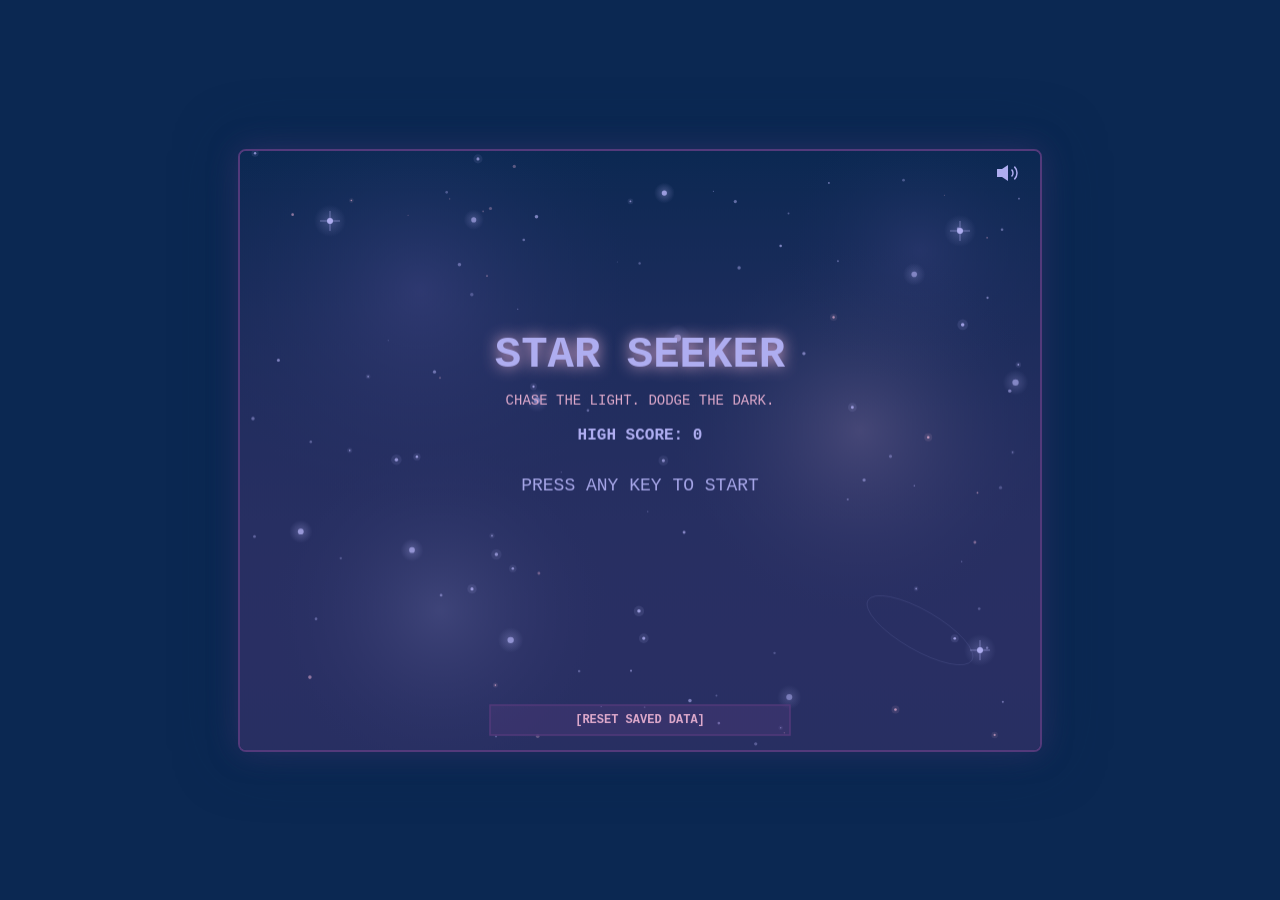
<file: index.html>
<!DOCTYPE html>
<html lang="en">
  <head>
    <meta charset="UTF-8">
    <meta name="viewport" content="width=device-width, initial-scale=1.0">
    <title>Star Seeker</title>
    <link rel="stylesheet" href="CS_CRP/Homework_6/style.css">
  </head>
  <body>
    <canvas id="gameCanvas" width="800" height="600"></canvas>
    <script src="CS_CRP/Homework_6/script.js"></script>
  </body>
</html>
</file>
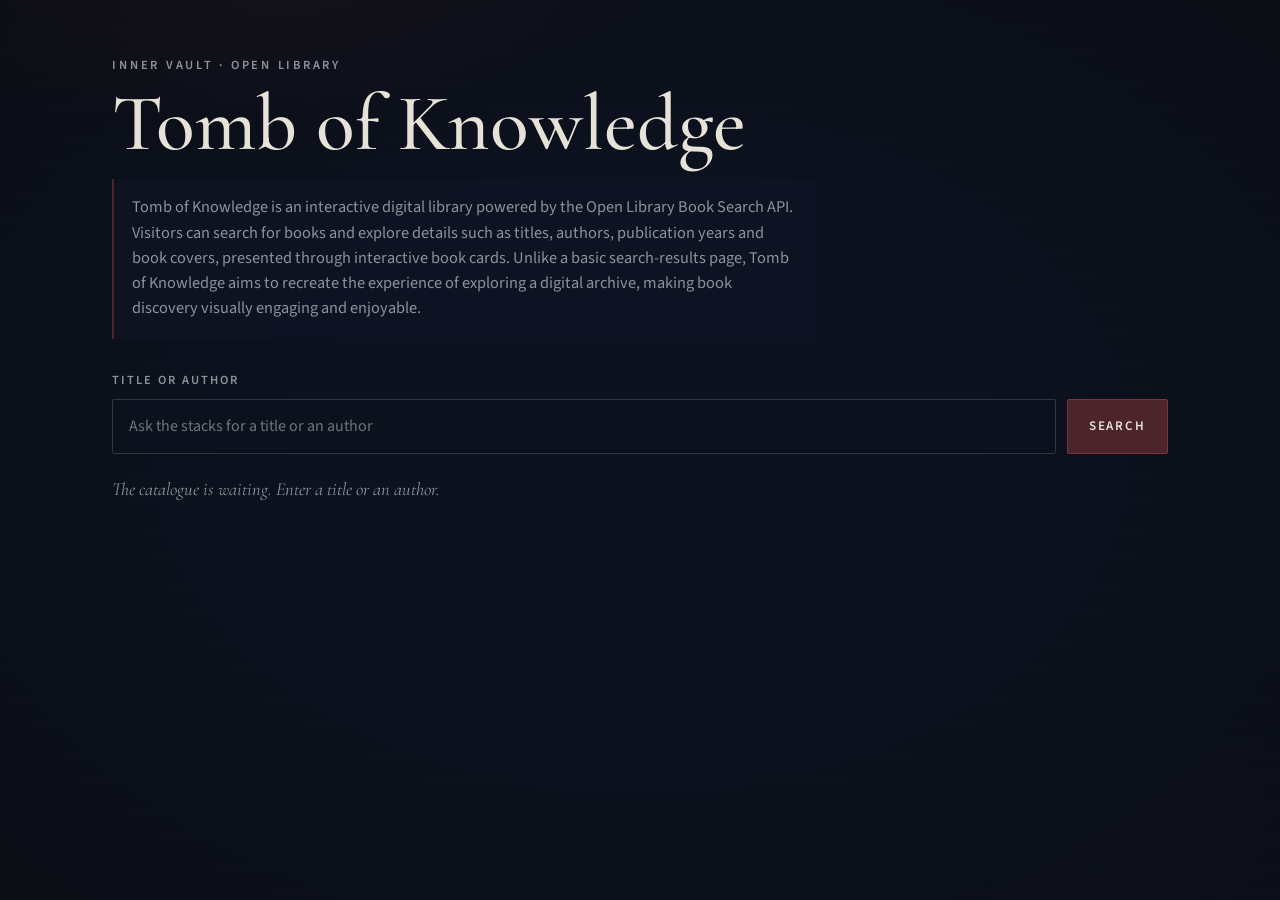
<file: Homework_9/api/index.html>
<!DOCTYPE html>
<html lang="en">
<head>
  <meta charset="UTF-8">
  <meta name="viewport" content="width=device-width, initial-scale=1.0">
  <title>Tomb of Knowledge</title>
  <link rel="preconnect" href="https://fonts.googleapis.com">
  <link rel="preconnect" href="https://fonts.gstatic.com" crossorigin>
  <link href="https://fonts.googleapis.com/css2?family=Cormorant+Garamond:ital,wght@0,500;0,600;1,500&family=Source+Sans+3:wght@400;500;600&display=swap" rel="stylesheet">
  <link rel="stylesheet" href="style.css">
</head>
<body>
  <div class="atmosphere" aria-hidden="true">
    <div class="vignette"></div>
    <div class="ruled-lines"></div>
  </div>

  <main class="vault">
    <header class="masthead">
      <p class="eyebrow">Inner vault · Open Library</p>
      <h1>Tomb of Knowledge</h1>
      <p class="explanation">
        Tomb of Knowledge is an interactive digital library powered by the Open Library Book Search API. Visitors can search for books and explore details such as titles, authors, publication years and book covers, presented through interactive book cards. Unlike a basic search-results page, Tomb of Knowledge aims to recreate the experience of exploring a digital archive, making book discovery visually engaging and enjoyable.
      </p>
    </header>

    <form class="inquiry" id="search-form" role="search">
      <label for="query">Title or author</label>
      <div class="inquiry-row">
        <input
          id="query"
          name="query"
          type="search"
          placeholder="Ask the stacks for a title or an author"
          autocomplete="off"
          required
        >
        <button type="submit" id="search-button">Search</button>
      </div>
    </form>

    <p class="status" id="status" aria-live="polite">The catalogue is waiting. Enter a title or an author.</p>

    <section class="shelf" id="results" aria-label="Search results"></section>
  </main>

  <script src="script.js"></script>
</body>
</html>
</file>
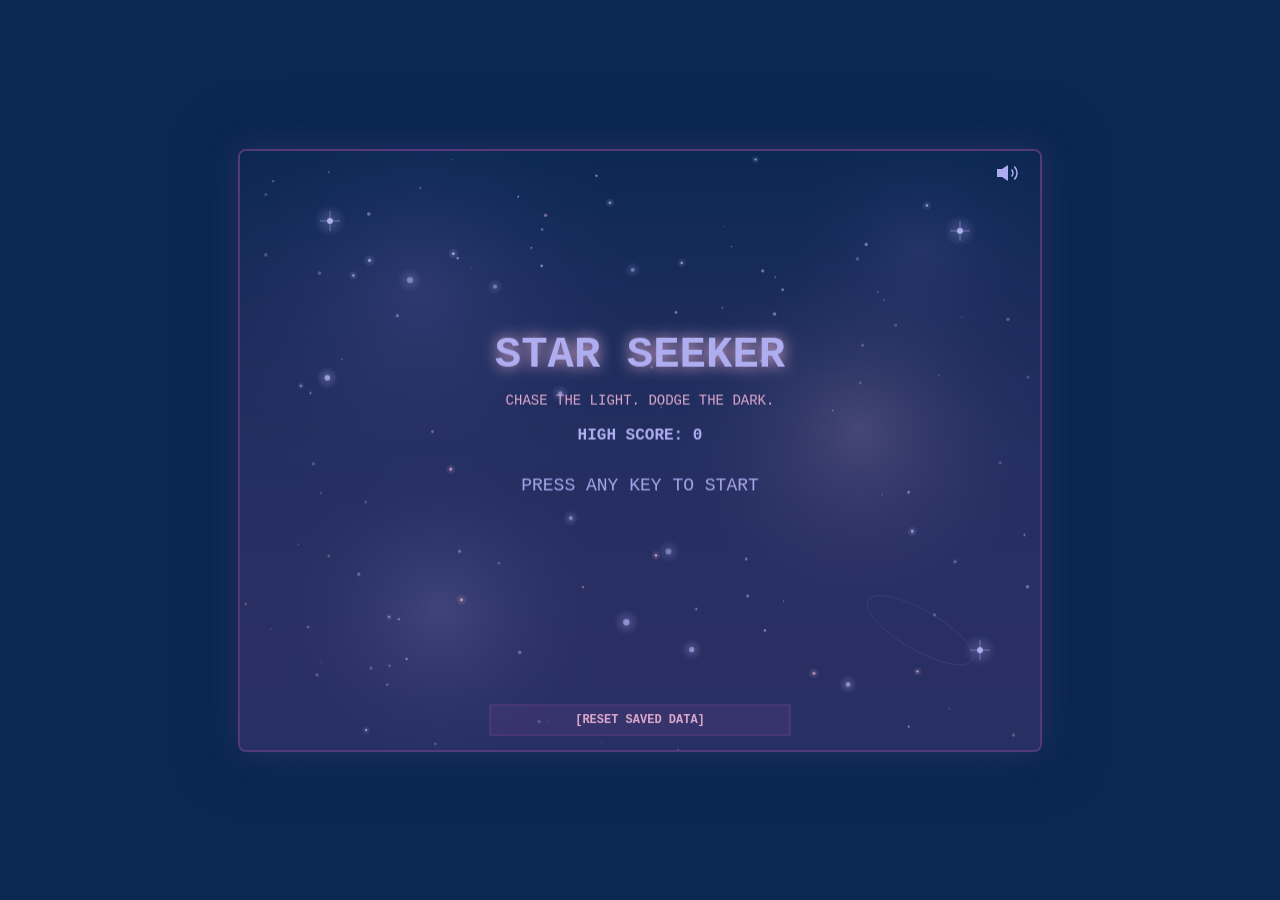
<file: Homework_9/game/index.html>
<!DOCTYPE html>
<html lang="en">
  <head>
    <meta charset="UTF-8">
    <meta name="viewport" content="width=device-width, initial-scale=1.0">
    <title>Star Seeker</title>
    <link rel="stylesheet" href="style.css">
  </head>
  <body>
    <canvas id="gameCanvas" width="800" height="600"></canvas>
    <script src="script.js"></script>
  </body>
</html>
</file>
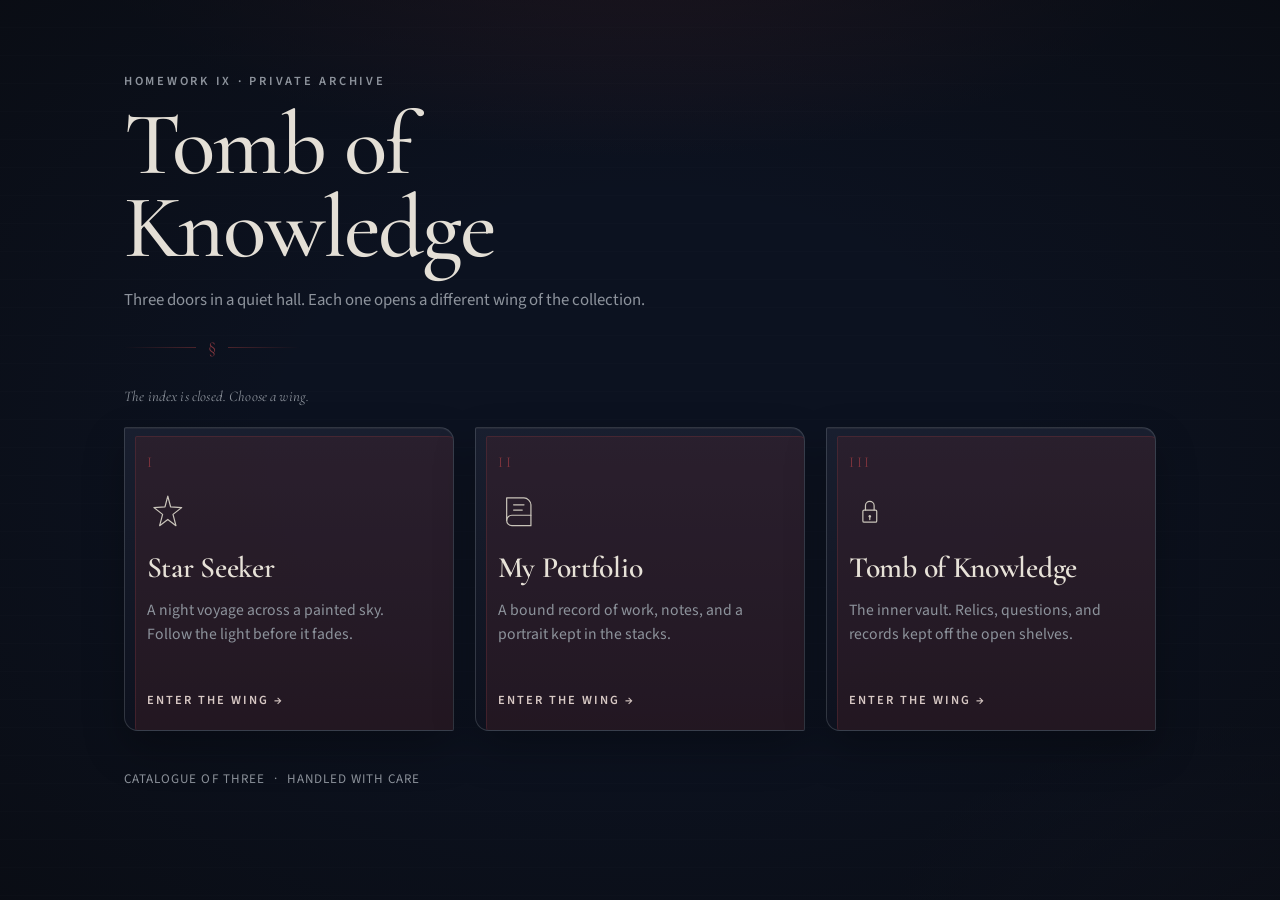
<file: Homework_9/home/index.html>
<!DOCTYPE html>
<html lang="en">
<head>
  <meta charset="UTF-8">
  <meta name="viewport" content="width=device-width, initial-scale=1.0">
  <title>Tomb of Knowledge</title>
  <link rel="preconnect" href="https://fonts.googleapis.com">
  <link rel="preconnect" href="https://fonts.gstatic.com" crossorigin>
  <link href="https://fonts.googleapis.com/css2?family=Cormorant+Garamond:ital,wght@0,500;0,600;1,500&family=Source+Sans+3:wght@400;500;600&display=swap" rel="stylesheet">
  <link rel="stylesheet" href="style.css">
</head>
<body>
  <div class="atmosphere" aria-hidden="true">
    <div class="vignette"></div>
    <div class="ruled-lines"></div>
  </div>

  <main class="hall">
    <header class="masthead">
      <p class="eyebrow">Homework IX · Private Archive</p>
      <h1>Tomb of Knowledge</h1>
      <p class="lede">Three doors in a quiet hall. Each one opens a different wing of the collection.</p>
      <div class="rule" aria-hidden="true">
        <span class="rule-line"></span>
        <span class="rule-mark">§</span>
        <span class="rule-line"></span>
      </div>
    </header>

    <p class="status" id="status" aria-live="polite">The index is closed. Choose a wing.</p>

    <nav class="wings" aria-label="Archive wings">
      <a class="card" href="/game/" data-wing="Star Seeker">
        <span class="card-leaf" aria-hidden="true"></span>
        <span class="card-index" aria-hidden="true">I</span>
        <span class="card-symbol" aria-hidden="true">
          <svg viewBox="0 0 48 48" fill="none" stroke="currentColor" stroke-width="1.4" stroke-linecap="round" stroke-linejoin="round">
            <path d="M24 6 L27.2 18.2 L40 19.2 L30 27 L33.4 40 L24 32.8 L14.6 40 L18 27 L8 19.2 L20.8 18.2 Z"/>
          </svg>
        </span>
        <h2>Star Seeker</h2>
        <p>A night voyage across a painted sky. Follow the light before it fades.</p>
        <span class="card-go">Enter the wing</span>
      </a>

      <a class="card" href="/portfolio/" data-wing="My Portfolio">
        <span class="card-leaf" aria-hidden="true"></span>
        <span class="card-index" aria-hidden="true">II</span>
        <span class="card-symbol" aria-hidden="true">
          <svg viewBox="0 0 48 48" fill="none" stroke="currentColor" stroke-width="1.4" stroke-linecap="round" stroke-linejoin="round">
            <path d="M10 8 H30 C34 8 38 12 38 16 V40 H16 C12.7 40 10 37.3 10 34 Z"/>
            <path d="M10 34 C10 30.7 12.7 28 16 28 H38"/>
            <path d="M18 16 H30"/>
            <path d="M18 22 H28"/>
          </svg>
        </span>
        <h2>My Portfolio</h2>
        <p>A bound record of work, notes, and a portrait kept in the stacks.</p>
        <span class="card-go">Enter the wing</span>
      </a>

      <a class="card" href="/api/" data-wing="Tomb of Knowledge">
        <span class="card-leaf" aria-hidden="true"></span>
        <span class="card-index" aria-hidden="true">III</span>
        <span class="card-symbol" aria-hidden="true">
          <svg viewBox="0 0 48 48" fill="none" stroke="currentColor" stroke-width="1.4" stroke-linecap="round" stroke-linejoin="round">
            <rect x="16" y="22" width="16" height="14" rx="1.5"/>
            <path d="M19 22 V17 a5 5 0 0 1 10 0 V22"/>
            <circle cx="24" cy="29" r="1.4" fill="currentColor" stroke="none"/>
            <path d="M24 30.4 V33"/>
          </svg>
        </span>
        <h2>Tomb of Knowledge</h2>
        <p>The inner vault. Relics, questions, and records kept off the open shelves.</p>
        <span class="card-go">Enter the wing</span>
      </a>
    </nav>

    <footer class="colophon">
      <span>Catalogue of three</span>
      <span class="dot" aria-hidden="true">·</span>
      <span>Handled with care</span>
    </footer>
  </main>

  <script src="script.js"></script>
</body>
</html>
</file>
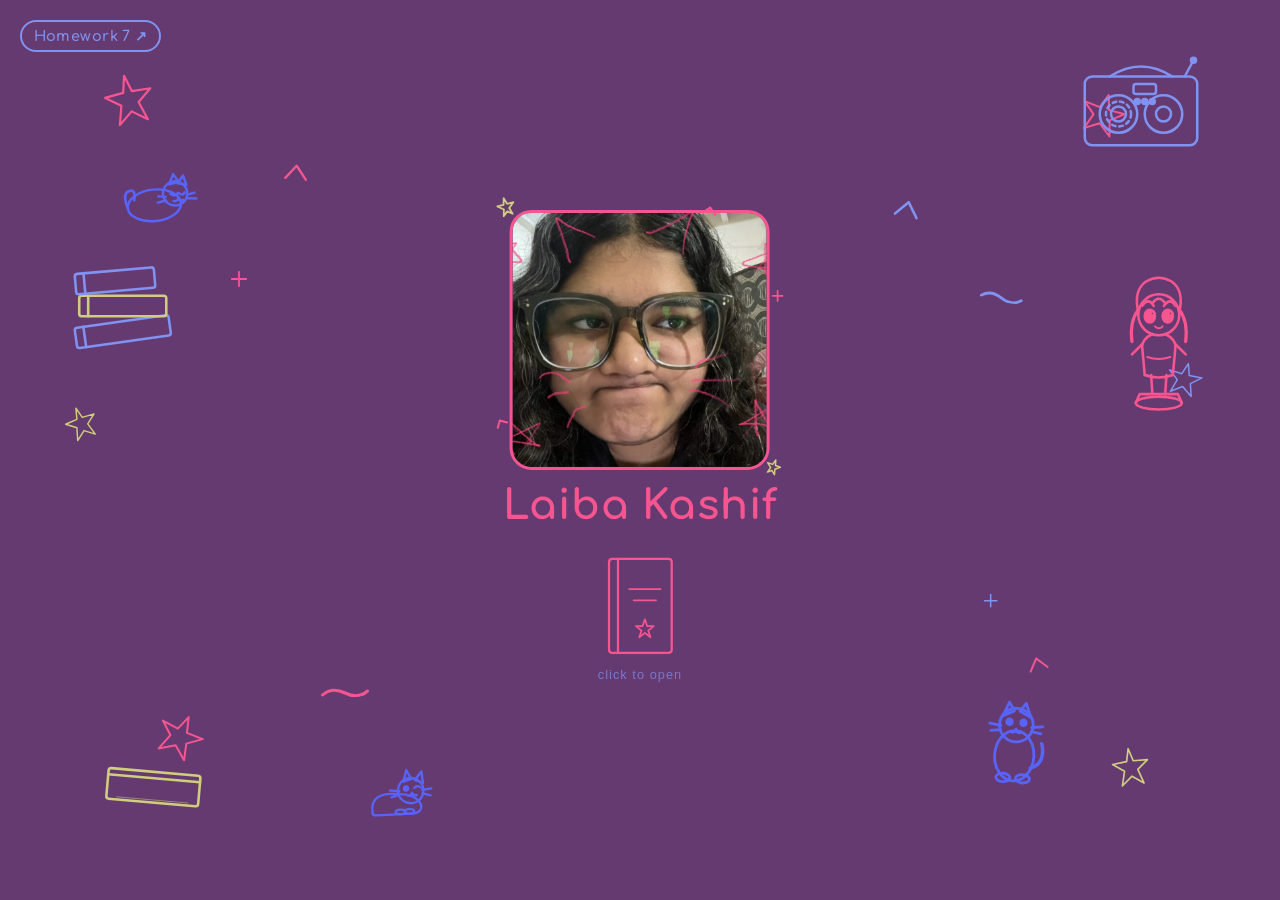
<file: Homework_9/portfolio/index.html>
<!DOCTYPE html>
<html lang="en">
<head>
  <meta charset="UTF-8">
  <meta name="viewport" content="width=device-width, initial-scale=1.0">
  <title>Laiba Kashif — Portfolio</title>

  <!-- Google Font: Comfortaa -->
  <link rel="preconnect" href="https://fonts.googleapis.com">
  <link rel="preconnect" href="https://fonts.gstatic.com" crossorigin>
  <link href="https://fonts.googleapis.com/css2?family=Comfortaa:wght@400;600;700&display=swap" rel="stylesheet">

  <link rel="stylesheet" href="css/styles.css">
</head>
<body>

  <main class="scene" id="scene">

    <!-- ═══════════════════════════════════════════
         DECORATIVE DOODLE STARS
         ═══════════════════════════════════════════ -->

    <!-- Star 1 — top-left area -->
    <div class="deco deco-star star-1" aria-hidden="true">
      <svg viewBox="0 0 50 50" fill="none" stroke="currentColor" stroke-width="2" stroke-linecap="round" stroke-linejoin="round">
        <path d="M25,3 L29,18 L46,19 L33,29 L38,46 L25,36 L12,46 L17,29 L4,19 L21,18 Z"/>
      </svg>
    </div>

    <!-- Star 2 — top-right area -->
    <div class="deco deco-star star-2" aria-hidden="true">
      <svg viewBox="0 0 50 50" fill="none" stroke="currentColor" stroke-width="2" stroke-linecap="round" stroke-linejoin="round">
        <path d="M25,4 L30,19 L47,18 L34,29 L39,45 L25,35 L11,45 L16,28 L3,18 L20,19 Z"/>
      </svg>
    </div>

    <!-- Star 3 — bottom-right -->
    <div class="deco deco-star star-3" aria-hidden="true">
      <svg viewBox="0 0 50 50" fill="none" stroke="currentColor" stroke-width="2" stroke-linecap="round" stroke-linejoin="round">
        <path d="M25,3 L29,18 L46,19 L33,29 L38,46 L25,36 L12,46 L17,29 L4,19 L21,18 Z"/>
      </svg>
    </div>

    <!-- Star 4 — bottom-left -->
    <div class="deco deco-star star-4" aria-hidden="true">
      <svg viewBox="0 0 50 50" fill="none" stroke="currentColor" stroke-width="2" stroke-linecap="round" stroke-linejoin="round">
        <path d="M25,4 L30,19 L47,18 L34,29 L39,45 L25,35 L11,45 L16,28 L3,18 L20,19 Z"/>
      </svg>
    </div>

    <!-- Star 5 — mid-left -->
    <div class="deco deco-star star-5" aria-hidden="true">
      <svg viewBox="0 0 50 50" fill="none" stroke="currentColor" stroke-width="2" stroke-linecap="round" stroke-linejoin="round">
        <path d="M25,3 L29,18 L46,19 L33,29 L38,46 L25,36 L12,46 L17,29 L4,19 L21,18 Z"/>
      </svg>
    </div>

    <!-- Star 6 — mid-right -->
    <div class="deco deco-star star-6" aria-hidden="true">
      <svg viewBox="0 0 50 50" fill="none" stroke="currentColor" stroke-width="2" stroke-linecap="round" stroke-linejoin="round">
        <path d="M25,4 L30,19 L47,18 L34,29 L39,45 L25,35 L11,45 L16,28 L3,18 L20,19 Z"/>
      </svg>
    </div>

    <!-- Chevron doodle 1 (cat-ear shape) -->
    <div class="deco deco-chevron chev-1" aria-hidden="true">
      <svg viewBox="0 0 30 20" fill="none" stroke="currentColor" stroke-width="2.5" stroke-linecap="round" stroke-linejoin="round">
        <path d="M4,18 L15,4 L26,18"/>
      </svg>
    </div>

    <!-- Chevron doodle 2 -->
    <div class="deco deco-chevron chev-2" aria-hidden="true">
      <svg viewBox="0 0 30 20" fill="none" stroke="currentColor" stroke-width="2.5" stroke-linecap="round" stroke-linejoin="round">
        <path d="M4,18 L15,4 L26,18"/>
      </svg>
    </div>

    <!-- Chevron doodle 3 -->
    <div class="deco deco-chevron chev-3" aria-hidden="true">
      <svg viewBox="0 0 30 20" fill="none" stroke="currentColor" stroke-width="2.5" stroke-linecap="round" stroke-linejoin="round">
        <path d="M4,18 L15,4 L26,18"/>
      </svg>
    </div>

    <!-- Sparkle mark 1 (small +) -->
    <div class="deco deco-sparkle sparkle-1" aria-hidden="true">
      <svg viewBox="0 0 20 20" fill="none" stroke="currentColor" stroke-width="2" stroke-linecap="round">
        <line x1="10" y1="2" x2="10" y2="18"/>
        <line x1="2" y1="10" x2="18" y2="10"/>
      </svg>
    </div>

    <!-- Sparkle mark 2 -->
    <div class="deco deco-sparkle sparkle-2" aria-hidden="true">
      <svg viewBox="0 0 20 20" fill="none" stroke="currentColor" stroke-width="2" stroke-linecap="round">
        <line x1="10" y1="2" x2="10" y2="18"/>
        <line x1="2" y1="10" x2="18" y2="10"/>
      </svg>
    </div>

    <!-- Tilde / wave doodle -->
    <div class="deco deco-wave wave-1" aria-hidden="true">
      <svg viewBox="0 0 40 12" fill="none" stroke="currentColor" stroke-width="2.5" stroke-linecap="round">
        <path d="M2,8 Q10,2 20,8 Q30,14 38,8"/>
      </svg>
    </div>

    <div class="deco deco-wave wave-2" aria-hidden="true">
      <svg viewBox="0 0 40 12" fill="none" stroke="currentColor" stroke-width="2.5" stroke-linecap="round">
        <path d="M2,8 Q10,2 20,8 Q30,14 38,8"/>
      </svg>
    </div>


    <!-- ═══════════════════════════════════════════
         DECORATIVE OBJECTS
         ═══════════════════════════════════════════ -->

    <!-- Book stack — left side -->
    <div class="deco deco-object deco-books-stack" aria-hidden="true">
      <svg viewBox="0 0 100 85" fill="none" stroke="currentColor" stroke-width="2" stroke-linecap="round" stroke-linejoin="round">
        <!-- Bottom book -->
        <g transform="rotate(-5, 45, 62)">
          <rect x="8" y="54" width="74" height="16" rx="2"/>
          <line x1="15" y1="54" x2="15" y2="70"/>
        </g>
        <!-- Middle book -->
        <g class="book-middle" transform="rotate(3, 47, 42)">
          <rect x="12" y="34" width="68" height="16" rx="2"/>
          <line x1="19" y1="34" x2="19" y2="50"/>
        </g>
        <!-- Top book -->
        <g transform="rotate(-2, 42, 22)">
          <rect x="10" y="14" width="62" height="16" rx="2"/>
          <line x1="17" y1="14" x2="17" y2="30"/>
        </g>
      </svg>
    </div>

    <!-- CD Player / Boombox — top-right area -->
    <div class="deco deco-object deco-cd-player" aria-hidden="true">
      <svg viewBox="0 0 120 90" fill="none" stroke="currentColor" stroke-width="2" stroke-linecap="round" stroke-linejoin="round">
        <!-- Handle -->
        <path d="M35,18 Q60,2 85,18"/>
        <!-- Main body -->
        <rect x="15" y="18" width="90" height="55" rx="6"/>
        <!-- Left speaker -->
        <circle cx="42" cy="48" r="15"/>
        <circle cx="42" cy="48" r="6"/>
        <!-- Right speaker -->
        <circle cx="78" cy="48" r="15"/>
        <circle cx="78" cy="48" r="6"/>
        <!-- Spinning disc inside left speaker -->
        <circle class="cd-disc" cx="42" cy="48" r="10" stroke-dasharray="3 3"/>
        <!-- Display -->
        <rect x="54" y="24" width="18" height="8" rx="2"/>
        <!-- Buttons -->
        <circle cx="57" cy="38" r="2" fill="currentColor"/>
        <circle cx="63" cy="38" r="2" fill="currentColor"/>
        <circle cx="69" cy="38" r="2" fill="currentColor"/>
        <!-- Antenna -->
        <line x1="95" y1="18" x2="102" y2="5"/>
        <circle cx="102" cy="5" r="2" fill="currentColor"/>
      </svg>
    </div>

    <!-- Anime figurine — right side -->
    <div class="deco deco-object deco-figurine" aria-hidden="true">
      <svg viewBox="0 0 70 110" fill="none" stroke="currentColor" stroke-width="2" stroke-linecap="round" stroke-linejoin="round">
        <!-- Stand / base -->
        <ellipse cx="35" cy="104" rx="18" ry="5"/>
        <path d="M17,104 L20,97 L50,97 L53,104"/>

        <!-- Legs -->
        <line x1="30" y1="97" x2="29" y2="82"/>
        <line x1="40" y1="97" x2="41" y2="82"/>

        <!-- Body / dress (A-line shape) -->
        <path d="M24,82 L22,60 Q22,54 30,50"/>
        <path d="M46,82 L48,60 Q48,54 40,50"/>
        <!-- Dress hem detail -->
        <path d="M24,82 Q35,86 46,82"/>
        <!-- Waist detail -->
        <path d="M26,68 Q35,71 44,68" stroke-width="1.5"/>

        <!-- Head (big for chibi proportions) -->
        <circle cx="35" cy="35" r="16"/>

        <!-- Hair outline -->
        <path d="M19,33 Q15,16 25,9 Q35,3 45,9 Q55,16 51,33"/>
        <!-- Twin tails -->
        <path d="M19,31 Q12,40 14,56" stroke-width="2.5"/>
        <path d="M51,31 Q58,40 56,56" stroke-width="2.5"/>
        <!-- Bangs -->
        <path d="M22,28 Q27,21 31,28"/>
        <path d="M30,26 Q35,19 40,26"/>
        <path d="M39,28 Q44,21 48,28"/>

        <!-- Eyes (large anime eyes) -->
        <ellipse cx="28" cy="36" rx="4" ry="5" fill="currentColor"/>
        <ellipse cx="42" cy="36" rx="4" ry="5" fill="currentColor"/>
        <!-- Eye shine highlights -->
        <circle cx="30" cy="34" r="1.5" fill="#643a71"/>
        <circle cx="44" cy="34" r="1.5" fill="#643a71"/>

        <!-- Mouth -->
        <path d="M32,44 Q35,47 38,44" stroke-width="1.5"/>

        <!-- Arms -->
        <path d="M22,58 L14,66"/>
        <path d="M48,58 L56,66"/>
      </svg>
    </div>

    <!-- Single book — bottom area -->
    <div class="deco deco-object deco-single-book" aria-hidden="true">
      <svg viewBox="0 0 80 30" fill="none" stroke="currentColor" stroke-width="2" stroke-linecap="round" stroke-linejoin="round">
        <!-- Book body (lying flat) -->
        <rect x="4" y="3" width="72" height="24" rx="2"/>
        <!-- Spine -->
        <line x1="4" y1="8" x2="76" y2="8"/>
        <!-- Page edges -->
        <line x1="12" y1="27" x2="68" y2="27" stroke-width="0.8" opacity="0.5"/>
        <line x1="12" y1="25" x2="68" y2="25" stroke-width="0.8" opacity="0.5"/>
      </svg>
    </div>

    <!-- ─── Three Cats (#5863f8) ─── -->

    <!-- Cat 1: Lounging / Sleeping Cat (top left perched near star & books) -->
    <div class="deco deco-object deco-cat cat-1" aria-hidden="true">
      <svg viewBox="0 0 70 45" fill="none" stroke="currentColor" stroke-width="2" stroke-linecap="round" stroke-linejoin="round">
        <!-- Body curled sleeping -->
        <ellipse cx="32" cy="28" rx="22" ry="13"/>
        <!-- Head -->
        <circle cx="50" cy="20" r="10"/>
        <!-- Ears -->
        <polygon points="46,12 50,4 54,11"/>
        <polygon points="53,12 58,6 60,14"/>
        <!-- Sleeping eyes -->
        <path d="M46,20 Q49,23 52,20"/>
        <path d="M53,20 Q56,23 58,20"/>
        <!-- Nose & mouth -->
        <path d="M52,24 L52,25 Q50,27 48,26 M52,25 Q54,27 56,26"/>
        <!-- Whiskers -->
        <line x1="42" y1="22" x2="36" y2="21"/>
        <line x1="42" y1="25" x2="35" y2="26"/>
        <line x1="60" y1="22" x2="66" y2="21"/>
        <line x1="60" y1="25" x2="67" y2="26"/>
        <!-- Tail curled along body -->
        <path d="M10,28 Q6,14 14,14 Q18,14 16,22" stroke-width="2.2"/>
      </svg>
    </div>

    <!-- Cat 2: Sitting Upright Curious Cat (bottom right looking up) -->
    <div class="deco deco-object deco-cat cat-2" aria-hidden="true">
      <svg viewBox="0 0 50 65" fill="none" stroke="currentColor" stroke-width="2" stroke-linecap="round" stroke-linejoin="round">
        <!-- Body -->
        <ellipse cx="25" cy="42" rx="14" ry="18"/>
        <!-- Paws -->
        <ellipse cx="18" cy="58" rx="5" ry="3"/>
        <ellipse cx="32" cy="58" rx="5" ry="3"/>
        <!-- Head -->
        <circle cx="25" cy="20" r="12"/>
        <!-- Ears -->
        <polygon points="15,14 19,4 23,10"/>
        <polygon points="27,10 31,4 35,14"/>
        <!-- Eyes open curious -->
        <circle cx="20" cy="18" r="2" fill="currentColor"/>
        <circle cx="30" cy="18" r="2" fill="currentColor"/>
        <!-- Nose/Mouth -->
        <path d="M25,23 L25,24 Q23,26 21,25 M25,24 Q27,26 29,25"/>
        <!-- Whiskers -->
        <line x1="14" y1="21" x2="6" y2="20"/>
        <line x1="14" y1="24" x2="7" y2="25"/>
        <line x1="36" y1="21" x2="44" y2="20"/>
        <line x1="36" y1="24" x2="43" y2="25"/>
        <!-- Tail swishing -->
        <path class="cat-tail" d="M37,50 Q48,46 44,32" stroke-width="2.5"/>
      </svg>
    </div>

    <!-- Cat 3: Playful Loafing / Peeking Cat (bottom mid-left near central area) -->
    <div class="deco deco-object deco-cat cat-3" aria-hidden="true">
      <svg viewBox="0 0 65 50" fill="none" stroke="currentColor" stroke-width="2" stroke-linecap="round" stroke-linejoin="round">
        <!-- Body loaf -->
        <path d="M12,40 Q10,24 28,24 Q50,24 54,34 Q56,42 45,42 L16,42 Q12,42 12,40 Z"/>
        <!-- Head tilted slightly -->
        <circle cx="46" cy="22" r="11"/>
        <!-- Ears -->
        <polygon points="40,14 43,4 47,12"/>
        <polygon points="50,13 56,6 57,16"/>
        <!-- Playful wink/eyes -->
        <circle cx="42" cy="20" r="1.8" fill="currentColor"/>
        <path d="M49,20 Q52,17 55,20" stroke-width="1.8"/>
        <!-- Nose and mouth -->
        <path d="M47,24 Q45,27 43,26 M47,24 Q49,27 51,26"/>
        <!-- Whiskers -->
        <line x1="36" y1="22" x2="28" y2="21"/>
        <line x1="36" y1="25" x2="29" y2="27"/>
        <line x1="56" y1="22" x2="64" y2="21"/>
        <line x1="56" y1="25" x2="63" y2="27"/>
        <!-- Front paws tucked -->
        <ellipse cx="36" cy="40" rx="4" ry="2"/>
        <ellipse cx="44" cy="40" rx="4" ry="2"/>
      </svg>
    </div>


    <!-- ═══════════════════════════════════════════
         CENTRAL CONTENT
         ═══════════════════════════════════════════ -->

    <div class="central">

      <!-- Profile photograph with doodle decorations -->
      <div class="photo-frame">
        <img
          src="assets/images/laiba.jpg"
          alt="Photograph of Laiba Kashif"
          class="photo"
          width="250"
          height="250"
        >
        <!-- Small doodle marks around the frame -->
        <span class="frame-deco fd-star-1" aria-hidden="true">
          <svg viewBox="0 0 24 24" fill="none" stroke="currentColor" stroke-width="2" stroke-linecap="round" stroke-linejoin="round">
            <path d="M12,2 L14,9 L21,9 L15,14 L17,21 L12,17 L7,21 L9,14 L3,9 L10,9 Z"/>
          </svg>
        </span>
        <span class="frame-deco fd-star-2" aria-hidden="true">
          <svg viewBox="0 0 24 24" fill="none" stroke="currentColor" stroke-width="2" stroke-linecap="round" stroke-linejoin="round">
            <path d="M12,2 L14,9 L21,9 L15,14 L17,21 L12,17 L7,21 L9,14 L3,9 L10,9 Z"/>
          </svg>
        </span>
        <span class="frame-deco fd-chev-1" aria-hidden="true">
          <svg viewBox="0 0 18 12" fill="none" stroke="currentColor" stroke-width="2.5" stroke-linecap="round" stroke-linejoin="round">
            <path d="M2,10 L9,3 L16,10"/>
          </svg>
        </span>
        <span class="frame-deco fd-chev-2" aria-hidden="true">
          <svg viewBox="0 0 18 12" fill="none" stroke="currentColor" stroke-width="2.5" stroke-linecap="round" stroke-linejoin="round">
            <path d="M2,10 L9,3 L16,10"/>
          </svg>
        </span>
        <span class="frame-deco fd-sparkle" aria-hidden="true">
          <svg viewBox="0 0 14 14" fill="none" stroke="currentColor" stroke-width="2" stroke-linecap="round">
            <line x1="7" y1="1" x2="7" y2="13"/>
            <line x1="1" y1="7" x2="13" y2="7"/>
          </svg>
        </span>
      </div>

      <!-- Name -->
      <h1 class="name">Laiba Kashif</h1>

      <!-- Interactive book button -->
      <button
        class="book-btn"
        id="book-btn"
        type="button"
        aria-label="Open about me book"
        aria-expanded="false"
        aria-controls="book-overlay"
      >
        <svg class="book-icon" viewBox="0 0 80 100" fill="none" stroke="currentColor" stroke-width="2" stroke-linecap="round" stroke-linejoin="round">
          <!-- Book cover -->
          <path d="M15,8 L65,8 Q68,8 68,11 L68,89 Q68,92 65,92 L15,92 Q12,92 12,89 L12,11 Q12,8 15,8 Z"/>
          <!-- Spine -->
          <line x1="20" y1="8" x2="20" y2="92"/>
          <!-- Title lines -->
          <line x1="30" y1="35" x2="58" y2="35" stroke-width="1.5"/>
          <line x1="34" y1="45" x2="54" y2="45" stroke-width="1.5"/>
          <!-- Small star on cover -->
          <path d="M44,62 L46,68 L52,68 L47,72 L49,78 L44,74 L39,78 L41,72 L36,68 L42,68 Z" stroke-width="1.5"/>
        </svg>
        <span class="book-hint">click to open</span>
      </button>

    </div>


    <!-- ═══════════════════════════════════════════
         BOOK OVERLAY (About & Interests)
         ═══════════════════════════════════════════ -->

    <div
      class="book-overlay"
      id="book-overlay"
      role="dialog"
      aria-modal="true"
      aria-label="About Laiba Kashif"
      hidden
    >
      <div class="book-spread" id="book-spread">

        <!-- Left page — About -->
        <article class="book-page page-left">
          <h2 class="page-heading">About Me</h2>
          <div class="page-divider" aria-hidden="true"></div>
          <p>
            Hi, I'm <strong>Laiba Kashif</strong>. An AS student at
            Heuser College with four subjects &mdash; Computer Science,
            Chemistry, Maths, and Physics.
          </p>

          <h2 class="page-heading concept-heading">The Concept</h2>
          <div class="page-divider" aria-hidden="true"></div>
          <p class="concept-text">
            The concept is a rather sort of scrapbook, not exactly though, it involves things I like such as : books, cats, anime and music. What is unconventional can not be as such to another person, I think it may tend to be rather subjective. The colours I chose on their own seem fine, but together do not make for a pleasant sight, at least to me and I'm hoping for others too as well. And the link to my homework 7 moves around the screen which is not very usual of a website or a portfolio.
          </p>

          <!-- Small decorative star on page -->
          <div class="page-deco" aria-hidden="true">
            <svg viewBox="0 0 24 24" fill="none" stroke="currentColor" stroke-width="1.5" stroke-linecap="round" stroke-linejoin="round">
              <path d="M12,2 L14,9 L21,9 L15,14 L17,21 L12,17 L7,21 L9,14 L3,9 L10,9 Z"/>
            </svg>
          </div>
        </article>

        <!-- Spine / fold line -->
        <div class="book-spine-line" aria-hidden="true"></div>

        <!-- Right page — Interests & Aspirations -->
        <article class="book-page page-right">
          <h2 class="page-heading">Interests</h2>
          <div class="page-divider" aria-hidden="true"></div>
          <p>
            I love reading immensely and enjoy all areas of science,
            specifically <strong>Astronomy</strong>.
          </p>

          <h2 class="page-heading aspirations-heading">Aspirations</h2>
          <div class="page-divider" aria-hidden="true"></div>
          <p>
            I aspire and hope to work within the field of Astronomy
            &mdash; perhaps aerospace engineering or observational
            astronomy, or a few other fields I have in mind.
          </p>
          <!-- Page number -->
          <span class="page-number" aria-hidden="true">✦</span>
        </article>

      </div>
    </div>


    <!-- ═══════════════════════════════════════════
         FLOATING HOMEWORK 7 LINK
         ═══════════════════════════════════════════ -->

    <a
      href="https://dinowonn.github.io/Heuser/"
      class="floating-link"
      id="floating-link"
      target="_blank"
      rel="noopener noreferrer"
      aria-label="Visit my Homework 7 website"
    >
      Homework 7 &nearr;
    </a>

  </main>

  <script src="js/main.js"></script>
</body>
</html>
</file>
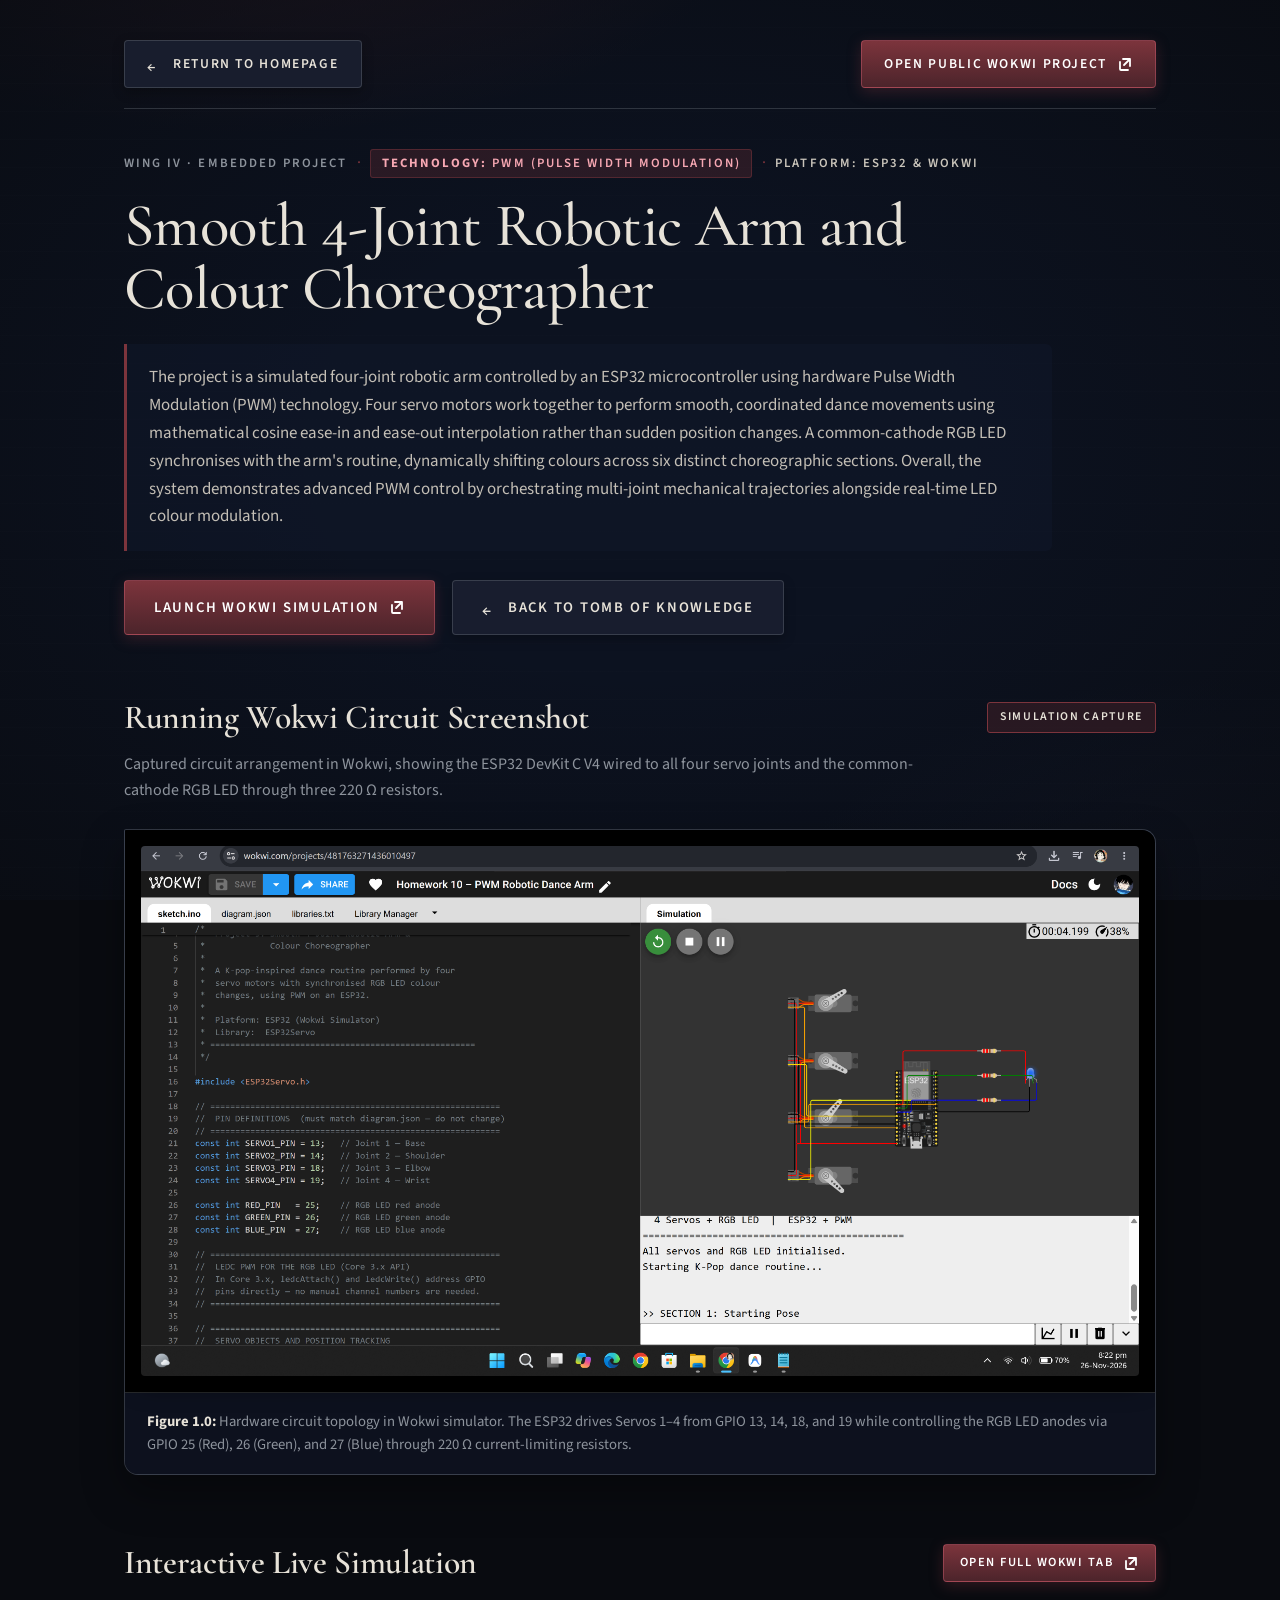
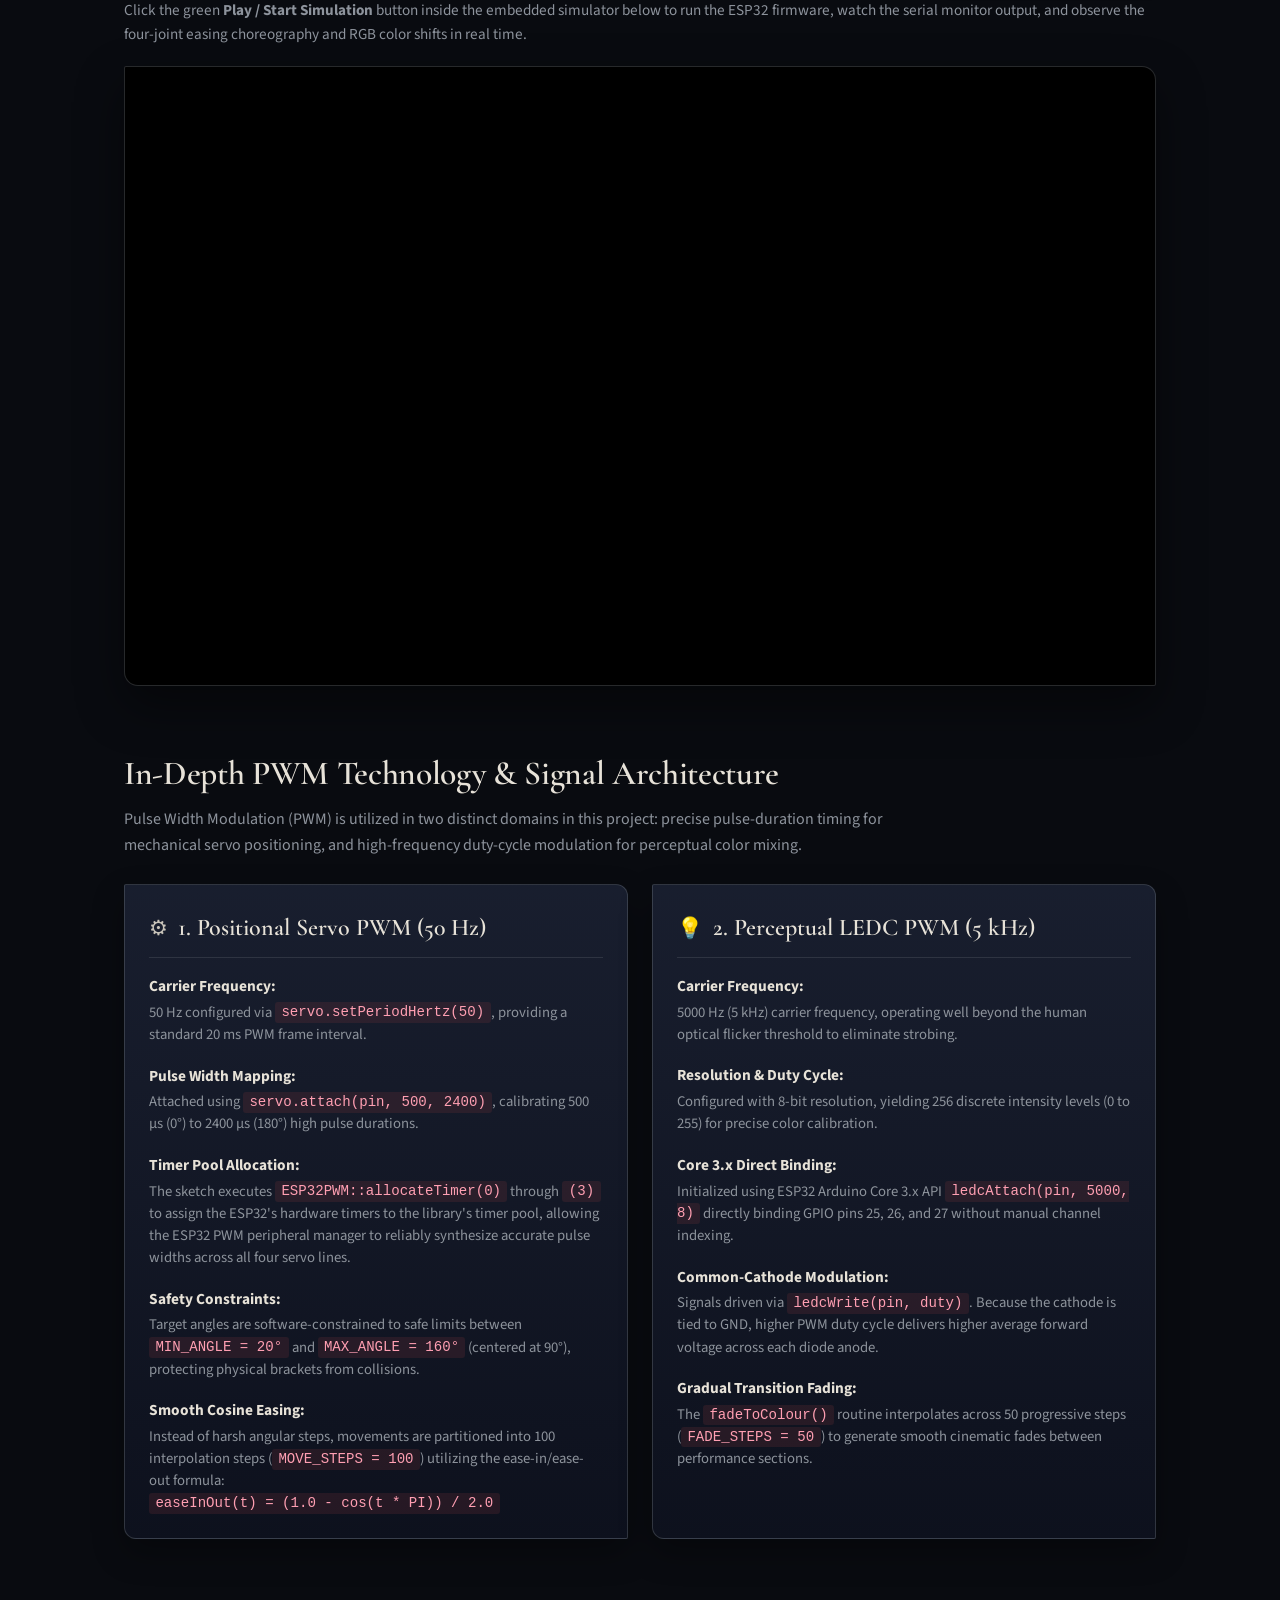
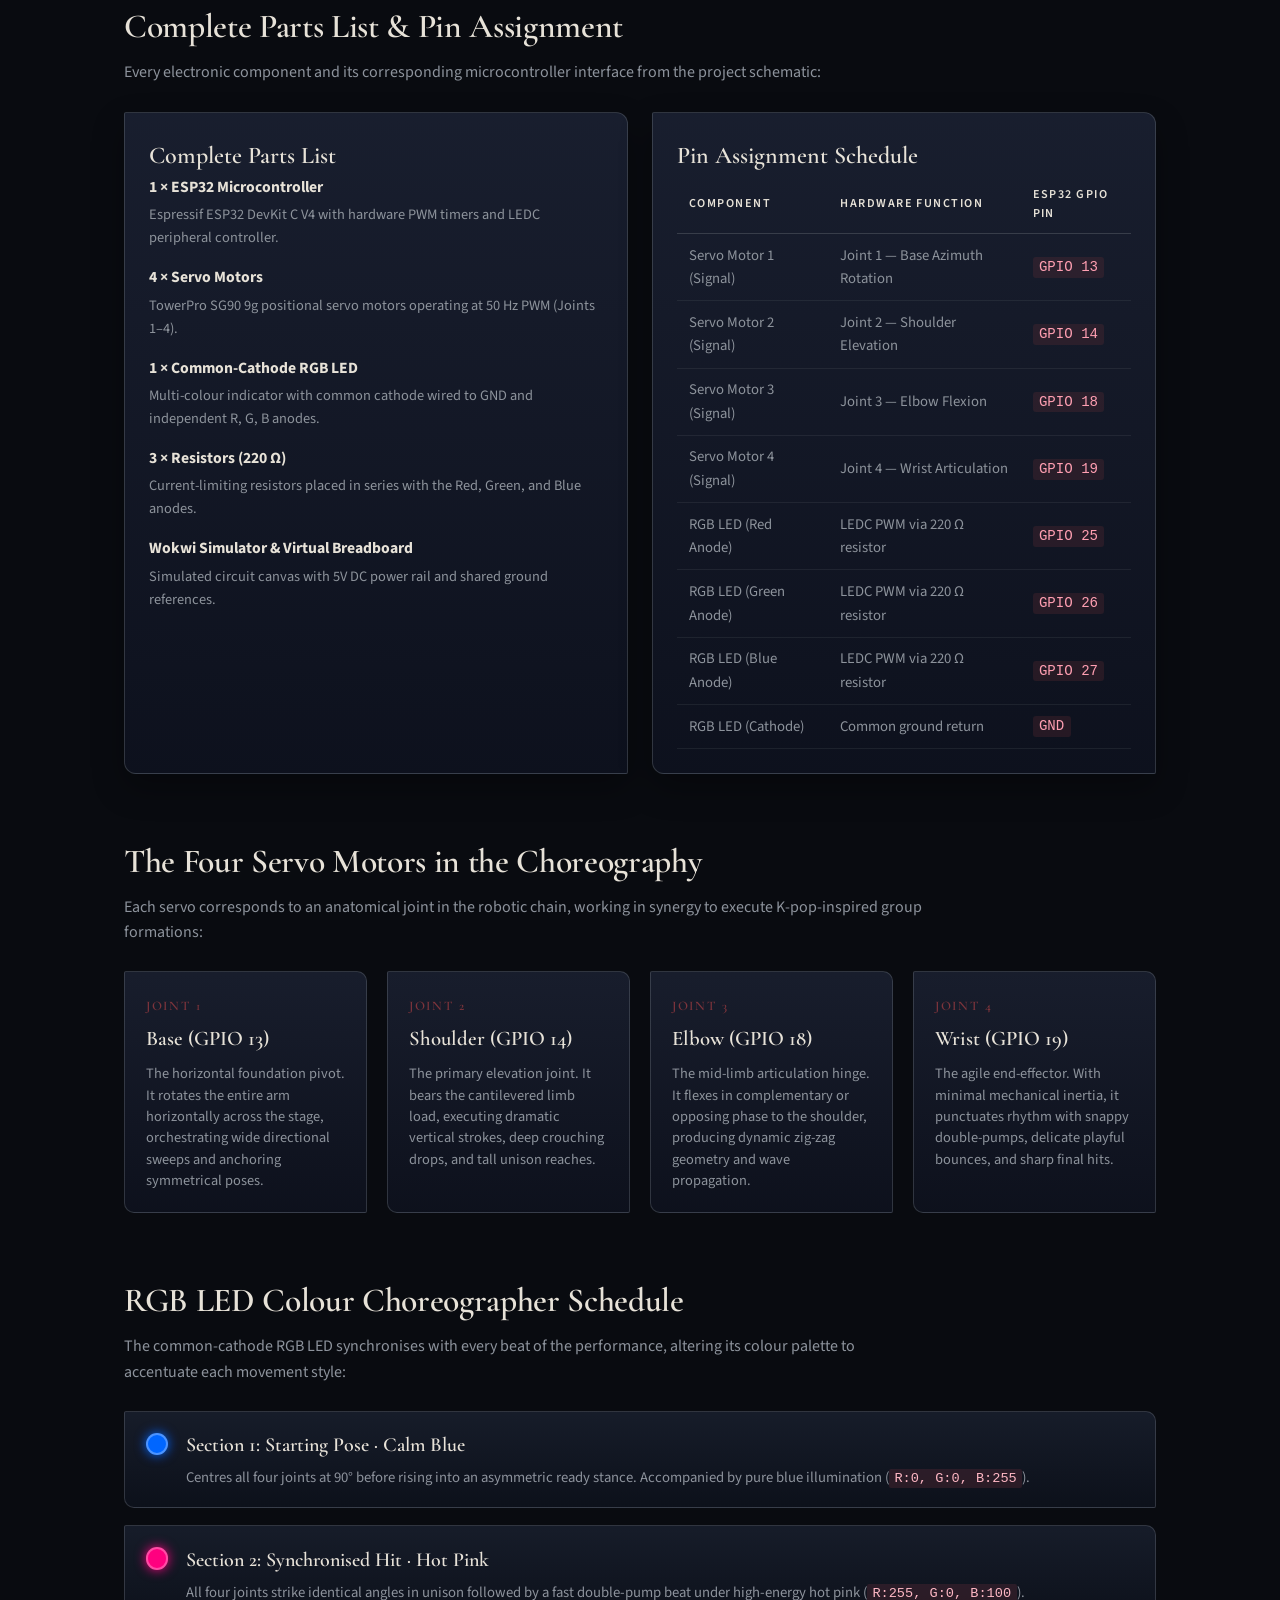
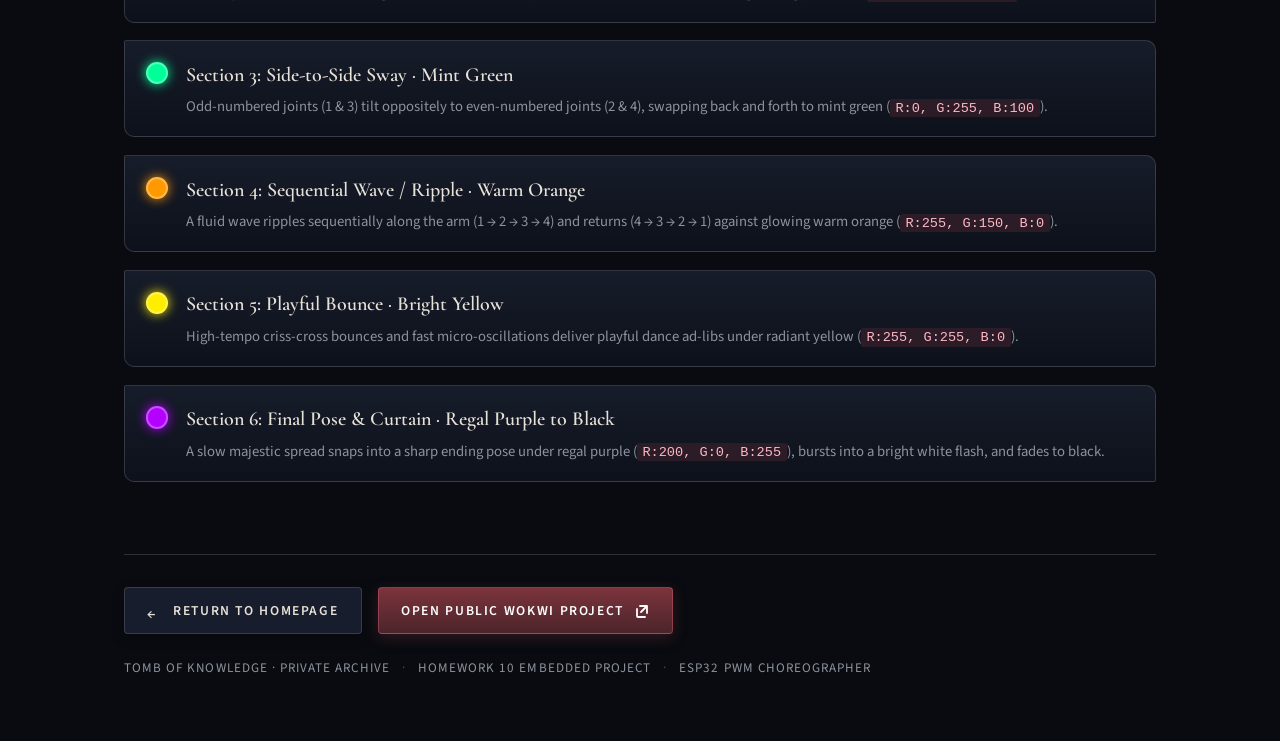
<file: CS_CRP/Homework_9/embedded/index.html>
<!DOCTYPE html>
<html lang="en">
<head>
  <meta charset="UTF-8">
  <meta name="viewport" content="width=device-width, initial-scale=1.0">
  <title>Embedded Wing · Smooth 4-Joint Robotic Arm &amp; Colour Choreographer</title>
  <link rel="preconnect" href="https://fonts.googleapis.com">
  <link rel="preconnect" href="https://fonts.gstatic.com" crossorigin>
  <link href="https://fonts.googleapis.com/css2?family=Cormorant+Garamond:ital,wght@0,500;0,600;1,500&family=Source+Sans+3:wght@400;500;600;700&display=swap" rel="stylesheet">
  <link rel="stylesheet" href="style.css">
</head>
<body>
  <div class="atmosphere" aria-hidden="true">
    <div class="vignette"></div>
    <div class="ruled-lines"></div>
  </div>

  <main class="vault">
    <!-- Top Return & Navigation Bar -->
    <nav class="nav-bar" aria-label="Archive navigation">
      <a href="/" class="btn btn-secondary">
        <span class="btn-icon" aria-hidden="true">←</span>
        <span>Return to Homepage</span>
      </a>
      <a href="https://wokwi.com/projects/481763271436010497" target="_blank" rel="noopener noreferrer" class="btn btn-primary">
        <span>Open Public Wokwi Project</span>
        <svg class="btn-icon" viewBox="0 0 16 16" fill="none" stroke="currentColor" stroke-width="1.8" stroke-linecap="round" stroke-linejoin="round" aria-hidden="true">
          <path d="M6 3h7v7M13 3L7 9M3 6v7a1 1 0 001 1h7"/>
        </svg>
      </a>
    </nav>

    <!-- Masthead with Metadata & 4-Sentence Project Explanation -->
    <header class="masthead">
      <div class="meta-strip">
        <span class="meta-tag meta-eyebrow">Wing IV · Embedded Project</span>
        <span class="meta-separator" aria-hidden="true">·</span>
        <span class="meta-tag meta-tech"><strong>Technology:</strong> PWM (Pulse Width Modulation)</span>
        <span class="meta-separator" aria-hidden="true">·</span>
        <span class="meta-tag meta-platform">Platform: ESP32 &amp; Wokwi</span>
      </div>

      <h1>Smooth 4-Joint Robotic Arm and Colour Choreographer</h1>

      <div class="explanation-box">
        <p class="explanation-text">
          The project is a simulated four-joint robotic arm controlled by an ESP32 microcontroller using hardware Pulse Width Modulation (PWM) technology. Four servo motors work together to perform smooth, coordinated dance movements using mathematical cosine ease-in and ease-out interpolation rather than sudden position changes. A common-cathode RGB LED synchronises with the arm's routine, dynamically shifting colours across six distinct choreographic sections. Overall, the system demonstrates advanced PWM control by orchestrating multi-joint mechanical trajectories alongside real-time LED colour modulation.
        </p>
      </div>

      <!-- Action Buttons Row -->
      <div class="action-row">
        <a href="https://wokwi.com/projects/481763271436010497" target="_blank" rel="noopener noreferrer" class="btn btn-primary btn-large">
          <span>Launch Wokwi Simulation</span>
          <svg class="btn-icon" viewBox="0 0 16 16" fill="none" stroke="currentColor" stroke-width="1.8" stroke-linecap="round" stroke-linejoin="round" aria-hidden="true">
            <path d="M6 3h7v7M13 3L7 9M3 6v7a1 1 0 001 1h7"/>
          </svg>
        </a>
        <a href="/" class="btn btn-secondary btn-large">
          <span class="btn-icon" aria-hidden="true">←</span>
          <span>Back to Tomb of Knowledge</span>
        </a>
      </div>
    </header>

    <!-- ═══════════════════════════════════════════
         CIRCUIT SCREENSHOT SHOWCASE
         ═══════════════════════════════════════════ -->
    <section class="circuit-showcase-section" aria-labelledby="screenshot-heading">
      <div class="section-header">
        <h2 id="screenshot-heading">Running Wokwi Circuit Screenshot</h2>
        <span class="badge-status">Simulation Capture</span>
      </div>
      <p class="section-intro">
        Captured circuit arrangement in Wokwi, showing the ESP32 DevKit C V4 wired to all four servo joints and the common-cathode RGB LED through three 220 Ω resistors.
      </p>

      <div class="screenshot-card">
        <div class="screenshot-wrapper">
          <img
            src="wokwicircuit.png"
            alt="Screenshot of running Wokwi circuit simulation showing ESP32, four servo motors, resistors, and common-cathode RGB LED"
            class="circuit-image"
            loading="lazy"
          >
        </div>
        <figcaption class="screenshot-caption">
          <strong>Figure 1.0:</strong> Hardware circuit topology in Wokwi simulator. The ESP32 drives Servos 1–4 from GPIO 13, 14, 18, and 19 while controlling the RGB LED anodes via GPIO 25 (Red), 26 (Green), and 27 (Blue) through 220 Ω current-limiting resistors.
        </figcaption>
      </div>
    </section>

    <!-- ═══════════════════════════════════════════
         INTERACTIVE LIVE WOKWI SIMULATION EMBED
         ═══════════════════════════════════════════ -->
    <section class="simulation-section" aria-labelledby="sim-heading">
      <div class="section-header">
        <h2 id="sim-heading">Interactive Live Simulation</h2>
        <a href="https://wokwi.com/projects/481763271436010497" target="_blank" rel="noopener noreferrer" class="btn btn-sm btn-primary">
          <span>Open Full Wokwi Tab</span>
          <svg class="btn-icon" viewBox="0 0 16 16" fill="none" stroke="currentColor" stroke-width="1.8" stroke-linecap="round" stroke-linejoin="round" aria-hidden="true">
            <path d="M6 3h7v7M13 3L7 9M3 6v7a1 1 0 001 1h7"/>
          </svg>
        </a>
      </div>
      <p class="sim-guide">
        Click the green <strong>Play / Start Simulation</strong> button inside the embedded simulator below to run the ESP32 firmware, watch the serial monitor output, and observe the four-joint easing choreography and RGB color shifts in real time.
      </p>
      <div class="sim-container">
        <iframe
          src="https://wokwi.com/projects/481763271436010497"
          title="Interactive Wokwi ESP32 Robotic Arm Simulation"
          loading="lazy"
          allow="autoplay; fullscreen"
          class="sim-frame"
        ></iframe>
      </div>
    </section>

    <!-- ═══════════════════════════════════════════
         IN-DEPTH TECHNICAL PWM ARCHITECTURE
         ═══════════════════════════════════════════ -->
    <section class="pwm-architecture-section" aria-labelledby="pwm-heading">
      <h2 id="pwm-heading">In-Depth PWM Technology &amp; Signal Architecture</h2>
      <p class="section-intro">
        Pulse Width Modulation (PWM) is utilized in two distinct domains in this project: precise pulse-duration timing for mechanical servo positioning, and high-frequency duty-cycle modulation for perceptual color mixing.
      </p>

      <div class="grid-two">
        <!-- Servo PWM Mechanics -->
        <article class="card-detail">
          <div class="card-title-row">
            <span class="tech-icon" aria-hidden="true">⚙</span>
            <h3>1. Positional Servo PWM (50 Hz)</h3>
          </div>
          <ul class="pwm-spec-list">
            <li>
              <strong>Carrier Frequency:</strong>
              <span>50 Hz configured via <code>servo.setPeriodHertz(50)</code>, providing a standard 20 ms PWM frame interval.</span>
            </li>
            <li>
              <strong>Pulse Width Mapping:</strong>
              <span>Attached using <code>servo.attach(pin, 500, 2400)</code>, calibrating 500 µs (0°) to 2400 µs (180°) high pulse durations.</span>
            </li>
            <li>
              <strong>Timer Pool Allocation:</strong>
              <span>The sketch executes <code>ESP32PWM::allocateTimer(0)</code> through <code>(3)</code> to assign the ESP32's hardware timers to the library's timer pool, allowing the ESP32 PWM peripheral manager to reliably synthesize accurate pulse widths across all four servo lines.</span>
            </li>
            <li>
              <strong>Safety Constraints:</strong>
              <span>Target angles are software-constrained to safe limits between <code>MIN_ANGLE = 20°</code> and <code>MAX_ANGLE = 160°</code> (centered at 90°), protecting physical brackets from collisions.</span>
            </li>
            <li>
              <strong>Smooth Cosine Easing:</strong>
              <span>Instead of harsh angular steps, movements are partitioned into 100 interpolation steps (<code>MOVE_STEPS = 100</code>) utilizing the ease-in/ease-out formula:
                <br>
                <code>easeInOut(t) = (1.0 - cos(t * PI)) / 2.0</code>
              </span>
            </li>
          </ul>
        </article>

        <!-- RGB LED LEDC PWM -->
        <article class="card-detail">
          <div class="card-title-row">
            <span class="tech-icon" aria-hidden="true">💡</span>
            <h3>2. Perceptual LEDC PWM (5 kHz)</h3>
          </div>
          <ul class="pwm-spec-list">
            <li>
              <strong>Carrier Frequency:</strong>
              <span>5000 Hz (5 kHz) carrier frequency, operating well beyond the human optical flicker threshold to eliminate strobing.</span>
            </li>
            <li>
              <strong>Resolution &amp; Duty Cycle:</strong>
              <span>Configured with 8-bit resolution, yielding 256 discrete intensity levels (0 to 255) for precise color calibration.</span>
            </li>
            <li>
              <strong>Core 3.x Direct Binding:</strong>
              <span>Initialized using ESP32 Arduino Core 3.x API <code>ledcAttach(pin, 5000, 8)</code> directly binding GPIO pins 25, 26, and 27 without manual channel indexing.</span>
            </li>
            <li>
              <strong>Common-Cathode Modulation:</strong>
              <span>Signals driven via <code>ledcWrite(pin, duty)</code>. Because the cathode is tied to GND, higher PWM duty cycle delivers higher average forward voltage across each diode anode.</span>
            </li>
            <li>
              <strong>Gradual Transition Fading:</strong>
              <span>The <code>fadeToColour()</code> routine interpolates across 50 progressive steps (<code>FADE_STEPS = 50</code>) to generate smooth cinematic fades between performance sections.</span>
            </li>
          </ul>
        </article>
      </div>
    </section>

    <!-- ═══════════════════════════════════════════
         HARDWARE PARTS LIST & PIN TABLE
         ═══════════════════════════════════════════ -->
    <section class="specs-section" aria-labelledby="specs-heading">
      <h2 id="specs-heading">Complete Parts List &amp; Pin Assignment</h2>
      <p class="section-intro">
        Every electronic component and its corresponding microcontroller interface from the project schematic:
      </p>

      <div class="grid-two">
        <div class="card-detail">
          <h3>Complete Parts List</h3>
          <ul class="spec-list">
            <li>
              <strong>1 × ESP32 Microcontroller</strong>
              <span>Espressif ESP32 DevKit C V4 with hardware PWM timers and LEDC peripheral controller.</span>
            </li>
            <li>
              <strong>4 × Servo Motors</strong>
              <span>TowerPro SG90 9g positional servo motors operating at 50 Hz PWM (Joints 1–4).</span>
            </li>
            <li>
              <strong>1 × Common-Cathode RGB LED</strong>
              <span>Multi-colour indicator with common cathode wired to GND and independent R, G, B anodes.</span>
            </li>
            <li>
              <strong>3 × Resistors (220 Ω)</strong>
              <span>Current-limiting resistors placed in series with the Red, Green, and Blue anodes.</span>
            </li>
            <li>
              <strong>Wokwi Simulator &amp; Virtual Breadboard</strong>
              <span>Simulated circuit canvas with 5V DC power rail and shared ground references.</span>
            </li>
          </ul>
        </div>

        <div class="card-detail">
          <h3>Pin Assignment Schedule</h3>
          <div class="table-wrapper">
            <table class="pin-table">
              <thead>
                <tr>
                  <th>Component</th>
                  <th>Hardware Function</th>
                  <th>ESP32 GPIO Pin</th>
                </tr>
              </thead>
              <tbody>
                <tr>
                  <td>Servo Motor 1 (Signal)</td>
                  <td>Joint 1 — Base Azimuth Rotation</td>
                  <td><code>GPIO 13</code></td>
                </tr>
                <tr>
                  <td>Servo Motor 2 (Signal)</td>
                  <td>Joint 2 — Shoulder Elevation</td>
                  <td><code>GPIO 14</code></td>
                </tr>
                <tr>
                  <td>Servo Motor 3 (Signal)</td>
                  <td>Joint 3 — Elbow Flexion</td>
                  <td><code>GPIO 18</code></td>
                </tr>
                <tr>
                  <td>Servo Motor 4 (Signal)</td>
                  <td>Joint 4 — Wrist Articulation</td>
                  <td><code>GPIO 19</code></td>
                </tr>
                <tr>
                  <td>RGB LED (Red Anode)</td>
                  <td>LEDC PWM via 220 Ω resistor</td>
                  <td><code>GPIO 25</code></td>
                </tr>
                <tr>
                  <td>RGB LED (Green Anode)</td>
                  <td>LEDC PWM via 220 Ω resistor</td>
                  <td><code>GPIO 26</code></td>
                </tr>
                <tr>
                  <td>RGB LED (Blue Anode)</td>
                  <td>LEDC PWM via 220 Ω resistor</td>
                  <td><code>GPIO 27</code></td>
                </tr>
                <tr>
                  <td>RGB LED (Cathode)</td>
                  <td>Common ground return</td>
                  <td><code>GND</code></td>
                </tr>
              </tbody>
            </table>
          </div>
        </div>
      </div>
    </section>

    <!-- ═══════════════════════════════════════════
         THE FOUR SERVO MOTORS & KINEMATICS
         ═══════════════════════════════════════════ -->
    <section class="deep-dive-section" aria-labelledby="servo-heading">
      <h2 id="servo-heading">The Four Servo Motors in the Choreography</h2>
      <p class="section-intro">
        Each servo corresponds to an anatomical joint in the robotic chain, working in synergy to execute K-pop-inspired group formations:
      </p>

      <div class="joint-cards">
        <article class="joint-card">
          <div class="joint-header">
            <span class="joint-tag">Joint 1</span>
            <h4>Base (GPIO 13)</h4>
          </div>
          <p>
            The horizontal foundation pivot. It rotates the entire arm horizontally across the stage, orchestrating wide directional sweeps and anchoring symmetrical poses.
          </p>
        </article>

        <article class="joint-card">
          <div class="joint-header">
            <span class="joint-tag">Joint 2</span>
            <h4>Shoulder (GPIO 14)</h4>
          </div>
          <p>
            The primary elevation joint. It bears the cantilevered limb load, executing dramatic vertical strokes, deep crouching drops, and tall unison reaches.
          </p>
        </article>

        <article class="joint-card">
          <div class="joint-header">
            <span class="joint-tag">Joint 3</span>
            <h4>Elbow (GPIO 18)</h4>
          </div>
          <p>
            The mid-limb articulation hinge. It flexes in complementary or opposing phase to the shoulder, producing dynamic zig-zag geometry and wave propagation.
          </p>
        </article>

        <article class="joint-card">
          <div class="joint-header">
            <span class="joint-tag">Joint 4</span>
            <h4>Wrist (GPIO 19)</h4>
          </div>
          <p>
            The agile end-effector. With minimal mechanical inertia, it punctuates rhythm with snappy double-pumps, delicate playful bounces, and sharp final hits.
          </p>
        </article>
      </div>
    </section>

    <!-- ═══════════════════════════════════════════
         RGB LED CHOREOGRAPHY TIMELINE
         ═══════════════════════════════════════════ -->
    <section class="choreography-section" aria-labelledby="choreo-heading">
      <h2 id="choreo-heading">RGB LED Colour Choreographer Schedule</h2>
      <p class="section-intro">
        The common-cathode RGB LED synchronises with every beat of the performance, altering its colour palette to accentuate each movement style:
      </p>

      <div class="timeline">
        <div class="timeline-item">
          <div class="color-badge" style="--badge-color: #0066ff;"></div>
          <div class="timeline-content">
            <h4>Section 1: Starting Pose · Calm Blue</h4>
            <p>
              Centres all four joints at 90° before rising into an asymmetric ready stance. Accompanied by pure blue illumination (<code>R:0, G:0, B:255</code>).
            </p>
          </div>
        </div>

        <div class="timeline-item">
          <div class="color-badge" style="--badge-color: #ff007f;"></div>
          <div class="timeline-content">
            <h4>Section 2: Synchronised Hit · Hot Pink</h4>
            <p>
              All four joints strike identical angles in unison followed by a fast double-pump beat under high-energy hot pink (<code>R:255, G:0, B:100</code>).
            </p>
          </div>
        </div>

        <div class="timeline-item">
          <div class="color-badge" style="--badge-color: #00ff99;"></div>
          <div class="timeline-content">
            <h4>Section 3: Side-to-Side Sway · Mint Green</h4>
            <p>
              Odd-numbered joints (1 &amp; 3) tilt oppositely to even-numbered joints (2 &amp; 4), swapping back and forth to mint green (<code>R:0, G:255, B:100</code>).
            </p>
          </div>
        </div>

        <div class="timeline-item">
          <div class="color-badge" style="--badge-color: #ff9900;"></div>
          <div class="timeline-content">
            <h4>Section 4: Sequential Wave / Ripple · Warm Orange</h4>
            <p>
              A fluid wave ripples sequentially along the arm (1 → 2 → 3 → 4) and returns (4 → 3 → 2 → 1) against glowing warm orange (<code>R:255, G:150, B:0</code>).
            </p>
          </div>
        </div>

        <div class="timeline-item">
          <div class="color-badge" style="--badge-color: #ffee00;"></div>
          <div class="timeline-content">
            <h4>Section 5: Playful Bounce · Bright Yellow</h4>
            <p>
              High-tempo criss-cross bounces and fast micro-oscillations deliver playful dance ad-libs under radiant yellow (<code>R:255, G:255, B:0</code>).
            </p>
          </div>
        </div>

        <div class="timeline-item">
          <div class="color-badge" style="--badge-color: #b300ff;"></div>
          <div class="timeline-content">
            <h4>Section 6: Final Pose &amp; Curtain · Regal Purple to Black</h4>
            <p>
              A slow majestic spread snaps into a sharp ending pose under regal purple (<code>R:200, G:0, B:255</code>), bursts into a bright white flash, and fades to black.
            </p>
          </div>
        </div>
      </div>
    </section>

    <!-- Bottom Navigation Bar & Colophon -->
    <footer class="colophon-block">
      <div class="colophon-actions">
        <a href="/" class="btn btn-secondary">
          <span class="btn-icon" aria-hidden="true">←</span>
          <span>Return to Homepage</span>
        </a>
        <a href="https://wokwi.com/projects/481763271436010497" target="_blank" rel="noopener noreferrer" class="btn btn-primary">
          <span>Open Public Wokwi Project</span>
          <svg class="btn-icon" viewBox="0 0 16 16" fill="none" stroke="currentColor" stroke-width="1.8" stroke-linecap="round" stroke-linejoin="round" aria-hidden="true">
            <path d="M6 3h7v7M13 3L7 9M3 6v7a1 1 0 001 1h7"/>
          </svg>
        </a>
      </div>

      <div class="colophon-text">
        <span>Tomb of Knowledge · Private Archive</span>
        <span class="dot" aria-hidden="true">·</span>
        <span>Homework 10 Embedded Project</span>
        <span class="dot" aria-hidden="true">·</span>
        <span>ESP32 PWM Choreographer</span>
      </div>
    </footer>
  </main>
</body>
</html>
</file>
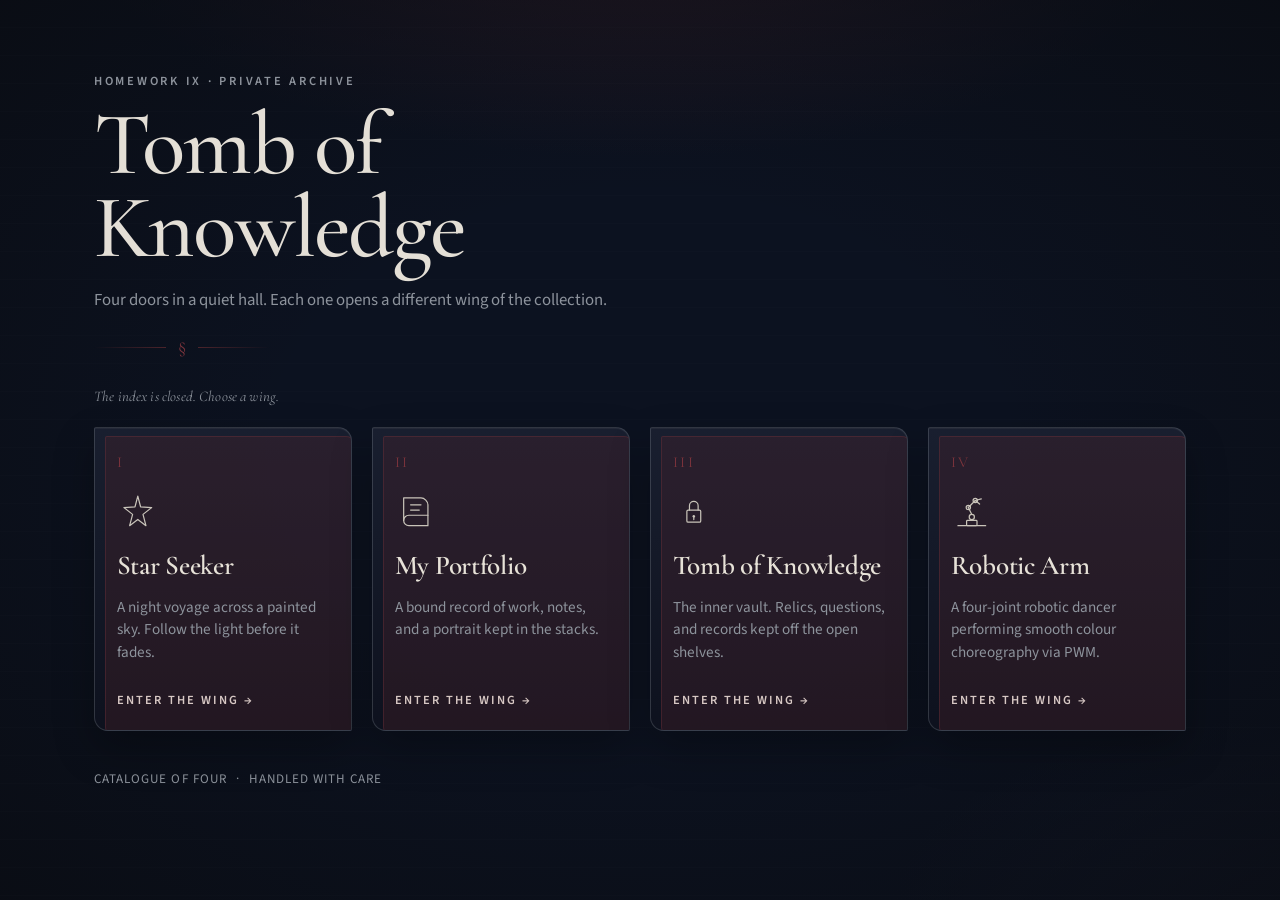
<file: CS_CRP/Homework_9/home/index.html>
<!DOCTYPE html>
<html lang="en">
<head>
  <meta charset="UTF-8">
  <meta name="viewport" content="width=device-width, initial-scale=1.0">
  <title>Tomb of Knowledge</title>
  <link rel="preconnect" href="https://fonts.googleapis.com">
  <link rel="preconnect" href="https://fonts.gstatic.com" crossorigin>
  <link href="https://fonts.googleapis.com/css2?family=Cormorant+Garamond:ital,wght@0,500;0,600;1,500&family=Source+Sans+3:wght@400;500;600&display=swap" rel="stylesheet">
  <link rel="stylesheet" href="style.css">
</head>
<body>
  <div class="atmosphere" aria-hidden="true">
    <div class="vignette"></div>
    <div class="ruled-lines"></div>
  </div>

  <main class="hall">
    <header class="masthead">
      <p class="eyebrow">Homework IX · Private Archive</p>
      <h1>Tomb of Knowledge</h1>
      <p class="lede">Four doors in a quiet hall. Each one opens a different wing of the collection.</p>
      <div class="rule" aria-hidden="true">
        <span class="rule-line"></span>
        <span class="rule-mark">§</span>
        <span class="rule-line"></span>
      </div>
    </header>

    <p class="status" id="status" aria-live="polite">The index is closed. Choose a wing.</p>

    <nav class="wings" aria-label="Archive wings">
      <a class="card" href="/game/" data-wing="Star Seeker">
        <span class="card-leaf" aria-hidden="true"></span>
        <span class="card-index" aria-hidden="true">I</span>
        <span class="card-symbol" aria-hidden="true">
          <svg viewBox="0 0 48 48" fill="none" stroke="currentColor" stroke-width="1.4" stroke-linecap="round" stroke-linejoin="round">
            <path d="M24 6 L27.2 18.2 L40 19.2 L30 27 L33.4 40 L24 32.8 L14.6 40 L18 27 L8 19.2 L20.8 18.2 Z"/>
          </svg>
        </span>
        <h2>Star Seeker</h2>
        <p>A night voyage across a painted sky. Follow the light before it fades.</p>
        <span class="card-go">Enter the wing</span>
      </a>

      <a class="card" href="/portfolio/" data-wing="My Portfolio">
        <span class="card-leaf" aria-hidden="true"></span>
        <span class="card-index" aria-hidden="true">II</span>
        <span class="card-symbol" aria-hidden="true">
          <svg viewBox="0 0 48 48" fill="none" stroke="currentColor" stroke-width="1.4" stroke-linecap="round" stroke-linejoin="round">
            <path d="M10 8 H30 C34 8 38 12 38 16 V40 H16 C12.7 40 10 37.3 10 34 Z"/>
            <path d="M10 34 C10 30.7 12.7 28 16 28 H38"/>
            <path d="M18 16 H30"/>
            <path d="M18 22 H28"/>
          </svg>
        </span>
        <h2>My Portfolio</h2>
        <p>A bound record of work, notes, and a portrait kept in the stacks.</p>
        <span class="card-go">Enter the wing</span>
      </a>

      <a class="card" href="/api/" data-wing="Tomb of Knowledge">
        <span class="card-leaf" aria-hidden="true"></span>
        <span class="card-index" aria-hidden="true">III</span>
        <span class="card-symbol" aria-hidden="true">
          <svg viewBox="0 0 48 48" fill="none" stroke="currentColor" stroke-width="1.4" stroke-linecap="round" stroke-linejoin="round">
            <rect x="16" y="22" width="16" height="14" rx="1.5"/>
            <path d="M19 22 V17 a5 5 0 0 1 10 0 V22"/>
            <circle cx="24" cy="29" r="1.4" fill="currentColor" stroke="none"/>
            <path d="M24 30.4 V33"/>
          </svg>
        </span>
        <h2>Tomb of Knowledge</h2>
        <p>The inner vault. Relics, questions, and records kept off the open shelves.</p>
        <span class="card-go">Enter the wing</span>
      </a>

      <a class="card" href="/embedded/" data-wing="Robotic Choreographer">
        <span class="card-leaf" aria-hidden="true"></span>
        <span class="card-index" aria-hidden="true">IV</span>
        <span class="card-symbol" aria-hidden="true">
          <svg viewBox="0 0 48 48" fill="none" stroke="currentColor" stroke-width="1.4" stroke-linecap="round" stroke-linejoin="round">
            <path d="M8 40 H40"/>
            <rect x="18" y="34" width="12" height="6" rx="1"/>
            <circle cx="24" cy="30" r="3"/>
            <line x1="24" y1="27" x2="20" y2="19"/>
            <circle cx="20" cy="19" r="2.5"/>
            <line x1="20" y1="19" x2="28" y2="11"/>
            <circle cx="28" cy="11" r="2.5"/>
            <path d="M28 11 L35 9 M28 11 L33 15"/>
          </svg>
        </span>
        <h2>Robotic Arm</h2>
        <p>A four-joint robotic dancer performing smooth colour choreography via PWM.</p>
        <span class="card-go">Enter the wing</span>
      </a>
    </nav>

    <footer class="colophon">
      <span>Catalogue of four</span>
      <span class="dot" aria-hidden="true">·</span>
      <span>Handled with care</span>
    </footer>
  </main>

  <script src="script.js"></script>
</body>
</html>
</file>
<file: CS_CRP/Homework_6/style.css>
* {
  box-sizing: border-box;
}

body {
  margin: 0;
  overflow: hidden;
  background: #0b2852;
  display: flex;
  justify-content: center;
  align-items: center;
  height: 100vh;
}

#gameCanvas {
  display: block;
  max-width: 100vw;
  max-height: 100vh;
  width: auto;
  height: auto;
  aspect-ratio: 4 / 3;
  background: #0b2852;
  border: 2px solid #533a7b;
  border-radius: 8px;
  box-shadow: 0 0 30px rgba(83, 58, 123, 0.4), 0 0 60px rgba(11, 40, 82, 0.6);
  touch-action: none;
}
</file>
<file: Homework_9/api/style.css>
:root {
  --ink: #090b10;
  --navy-deep: #0c1220;
  --crimson: #7c343c;
  --burgundy: #4c242b;
  --slate: #8d939c;
  --mist: #c9c4ba;
  --paper: #e7e2d8;
  --line: rgba(141, 147, 156, 0.28);
  --serif: "Cormorant Garamond", "Palatino Linotype", Palatino, Georgia, serif;
  --sans: "Source Sans 3", "Segoe UI", sans-serif;
}

* {
  box-sizing: border-box;
}

html,
body {
  margin: 0;
  min-height: 100%;
}

body {
  color: var(--mist);
  font-family: var(--sans);
  background: var(--ink);
  line-height: 1.55;
}

.atmosphere {
  position: fixed;
  inset: 0;
  z-index: 0;
  pointer-events: none;
  background:
    radial-gradient(ellipse 70% 45% at 15% -10%, rgba(76, 36, 43, 0.5), transparent 55%),
    radial-gradient(ellipse 50% 40% at 100% 100%, rgba(18, 24, 42, 0.95), transparent 50%),
    var(--navy-deep);
}

.vignette {
  position: absolute;
  inset: 0;
  background: radial-gradient(ellipse at center, transparent 35%, rgba(9, 11, 16, 0.75) 100%);
}

.ruled-lines {
  position: absolute;
  inset: 0;
  opacity: 0.3;
  background-image: repeating-linear-gradient(
    to bottom,
    transparent 0,
    transparent 27px,
    rgba(141, 147, 156, 0.08) 28px
  );
}

.vault {
  position: relative;
  z-index: 1;
  max-width: 1100px;
  margin: 0 auto;
  padding: 3.5rem 1.4rem 4rem;
}

.eyebrow {
  margin: 0 0 0.7rem;
  color: var(--slate);
  font-size: 0.78rem;
  font-weight: 600;
  letter-spacing: 0.22em;
  text-transform: uppercase;
}

h1 {
  margin: 0;
  color: var(--paper);
  font-family: var(--serif);
  font-size: clamp(3rem, 7vw, 5rem);
  font-weight: 500;
  line-height: 0.92;
}

.explanation {
  max-width: 44rem;
  margin: 1.2rem 0 0;
  padding: 1rem 1.1rem 1.05rem;
  color: var(--slate);
  font-size: 1.02rem;
  border-left: 2px solid var(--burgundy);
  background: rgba(18, 24, 42, 0.45);
}

.inquiry {
  margin-top: 2rem;
}

.inquiry label {
  display: block;
  margin-bottom: 0.55rem;
  color: var(--slate);
  font-size: 0.78rem;
  font-weight: 600;
  letter-spacing: 0.16em;
  text-transform: uppercase;
}

.inquiry-row {
  display: flex;
  gap: 0.7rem;
}

.inquiry input {
  flex: 1;
  min-width: 0;
  padding: 0.9rem 1rem;
  color: var(--paper);
  font: inherit;
  background: rgba(14, 18, 30, 0.92);
  border: 1px solid var(--line);
  border-radius: 2px;
}

.inquiry input::placeholder {
  color: #6e747d;
}

.inquiry input:focus {
  outline: 2px solid var(--crimson);
  outline-offset: 2px;
}

.inquiry button {
  padding: 0.9rem 1.3rem;
  color: var(--paper);
  font: inherit;
  font-size: 0.82rem;
  font-weight: 600;
  letter-spacing: 0.14em;
  text-transform: uppercase;
  background: var(--burgundy);
  border: 1px solid var(--crimson);
  border-radius: 2px;
  cursor: pointer;
}

.inquiry button:hover,
.inquiry button:focus-visible {
  background: var(--crimson);
  outline: none;
}

.inquiry button:disabled {
  cursor: wait;
  opacity: 0.7;
}

.status {
  min-height: 1.5rem;
  margin: 1.3rem 0 1.1rem;
  color: var(--slate);
  font-family: var(--serif);
  font-size: 1.15rem;
  font-style: italic;
}

.status.is-error {
  color: #d7c2c2;
}

.shelf {
  display: grid;
  grid-template-columns: repeat(auto-fill, minmax(210px, 1fr));
  gap: 1.15rem;
}

.book {
  display: flex;
  flex-direction: column;
  min-height: 100%;
  padding: 0.85rem;
  background: linear-gradient(180deg, rgba(26, 32, 48, 0.96), rgba(14, 18, 30, 0.96));
  border: 1px solid var(--line);
  border-radius: 2px 12px 2px 12px;
  box-shadow: 0 16px 32px rgba(0, 0, 0, 0.28);
  transition: transform 0.3s ease, border-color 0.3s ease;
}

.book:hover {
  transform: translateY(-6px);
  border-color: rgba(124, 52, 60, 0.8);
}

.cover,
.cover-missing {
  width: 100%;
  aspect-ratio: 2 / 3;
  object-fit: cover;
  background: #141820;
  border: 1px solid rgba(141, 147, 156, 0.2);
}

.cover-missing {
  display: flex;
  align-items: flex-end;
  padding: 0.8rem;
  color: var(--slate);
  font-family: var(--serif);
  font-size: 1.25rem;
  font-style: italic;
  background:
    linear-gradient(160deg, rgba(76, 36, 43, 0.55), rgba(12, 18, 32, 0.2) 45%),
    repeating-linear-gradient(
      90deg,
      rgba(141, 147, 156, 0.05) 0 8px,
      transparent 8px 16px
    );
}

.book h2 {
  margin: 0.85rem 0 0;
  color: var(--paper);
  font-family: var(--serif);
  font-size: 1.45rem;
  font-weight: 600;
  line-height: 1.15;
}

.authors,
.year {
  margin: 0.35rem 0 0;
  color: var(--slate);
  font-size: 0.95rem;
}

.year {
  margin-top: auto;
  padding-top: 0.7rem;
  letter-spacing: 0.04em;
}

@media (max-width: 640px) {
  .vault {
    padding-top: 2.4rem;
  }

  .inquiry-row {
    flex-direction: column;
  }

  .inquiry button {
    width: 100%;
  }
}

@media (prefers-reduced-motion: reduce) {
  .book {
    transition: none;
  }
}
</file>
<file: Homework_9/game/style.css>
* {
  box-sizing: border-box;
}

body {
  margin: 0;
  overflow: hidden;
  background: #0b2852;
  display: flex;
  justify-content: center;
  align-items: center;
  height: 100vh;
}

#gameCanvas {
  display: block;
  max-width: 100vw;
  max-height: 100vh;
  width: auto;
  height: auto;
  aspect-ratio: 4 / 3;
  background: #0b2852;
  border: 2px solid #533a7b;
  border-radius: 8px;
  box-shadow: 0 0 30px rgba(83, 58, 123, 0.4), 0 0 60px rgba(11, 40, 82, 0.6);
  touch-action: none;
}
</file>
<file: Homework_9/home/style.css>
:root {
  --ink: #090b10;
  --navy: #12182a;
  --navy-deep: #0c1220;
  --crimson: #7c343c;
  --burgundy: #4c242b;
  --charcoal: #2c3038;
  --slate: #8d939c;
  --mist: #c9c4ba;
  --paper: #1a2030;
  --line: rgba(141, 147, 156, 0.28);
  --serif: "Cormorant Garamond", "Palatino Linotype", Palatino, Georgia, serif;
  --sans: "Source Sans 3", "Segoe UI", sans-serif;
}

* {
  box-sizing: border-box;
}

html,
body {
  margin: 0;
  min-height: 100%;
}

body {
  color: var(--mist);
  font-family: var(--sans);
  background: var(--ink);
  line-height: 1.5;
}

.atmosphere {
  position: fixed;
  inset: 0;
  z-index: 0;
  pointer-events: none;
  background:
    radial-gradient(ellipse 80% 50% at 50% -10%, rgba(76, 36, 43, 0.45), transparent 55%),
    radial-gradient(ellipse 60% 40% at 100% 100%, rgba(18, 24, 42, 0.9), transparent 50%),
    var(--navy-deep);
}

.vignette {
  position: absolute;
  inset: 0;
  background: radial-gradient(ellipse at center, transparent 40%, rgba(9, 11, 16, 0.72) 100%);
}

.ruled-lines {
  position: absolute;
  inset: 0;
  opacity: 0.35;
  background-image: repeating-linear-gradient(
    to bottom,
    transparent 0,
    transparent 27px,
    rgba(141, 147, 156, 0.08) 28px
  );
}

.hall {
  position: relative;
  z-index: 1;
  max-width: 1080px;
  margin: 0 auto;
  padding: 4.5rem 1.5rem 3rem;
}

.masthead {
  max-width: 40rem;
}

.eyebrow {
  margin: 0 0 0.85rem;
  color: var(--slate);
  font-size: 0.78rem;
  font-weight: 600;
  letter-spacing: 0.22em;
  text-transform: uppercase;
}

h1 {
  margin: 0;
  color: #e4dfd6;
  font-family: var(--serif);
  font-size: clamp(3.2rem, 8vw, 5.6rem);
  font-weight: 500;
  line-height: 0.92;
  letter-spacing: -0.02em;
}

.lede {
  margin: 1.15rem 0 0;
  max-width: 34rem;
  color: var(--slate);
  font-size: 1.05rem;
}

.rule {
  display: flex;
  align-items: center;
  gap: 0.75rem;
  margin-top: 1.6rem;
  color: var(--crimson);
}

.rule-line {
  height: 1px;
  width: 4.5rem;
  background: linear-gradient(90deg, var(--burgundy), transparent);
}

.rule-line:first-child {
  background: linear-gradient(90deg, transparent, var(--burgundy));
}

.rule-mark {
  font-family: var(--serif);
  font-size: 1.15rem;
  line-height: 1;
}

.status {
  min-height: 1.4rem;
  margin: 1.75rem 0 1.25rem;
  color: var(--slate);
  font-size: 0.92rem;
  font-style: italic;
  font-family: var(--serif);
  letter-spacing: 0.01em;
}

.wings {
  display: grid;
  grid-template-columns: repeat(3, minmax(0, 1fr));
  gap: 1.35rem;
}

.card {
  position: relative;
  display: flex;
  flex-direction: column;
  min-height: 19rem;
  padding: 1.4rem 1.35rem 1.25rem;
  color: inherit;
  text-decoration: none;
  background:
    linear-gradient(180deg, rgba(26, 32, 48, 0.96), rgba(14, 18, 30, 0.96));
  border: 1px solid var(--line);
  border-radius: 2px 14px 2px 14px;
  box-shadow:
    0 18px 40px rgba(0, 0, 0, 0.28),
    inset 0 1px 0 rgba(201, 196, 186, 0.06);
  overflow: hidden;
  transform: translateY(12px);
  opacity: 0;
  transition:
    transform 0.35s ease,
    border-color 0.35s ease,
    box-shadow 0.35s ease,
    opacity 0.6s ease;
}

.card.is-shown {
  opacity: 1;
  transform: translateY(0);
}

.card-leaf {
  position: absolute;
  inset: 8px -8px -10px 10px;
  z-index: -1;
  border: 1px solid rgba(124, 52, 60, 0.35);
  border-radius: 2px 14px 2px 14px;
  background: rgba(76, 36, 43, 0.35);
}

.card::after {
  content: "";
  position: absolute;
  inset: 0;
  background: radial-gradient(
    180px circle at var(--mx, 50%) var(--my, 0%),
    rgba(124, 52, 60, 0.18),
    transparent 60%
  );
  opacity: 0;
  transition: opacity 0.35s ease;
  pointer-events: none;
}

.card-index {
  font-family: var(--serif);
  font-size: 0.95rem;
  letter-spacing: 0.18em;
  color: var(--crimson);
}

.card-symbol {
  display: block;
  width: 2.6rem;
  height: 2.6rem;
  margin: 1.1rem 0 0.85rem;
  color: var(--mist);
}

.card-symbol svg {
  width: 100%;
  height: 100%;
}

.card h2 {
  margin: 0;
  font-family: var(--serif);
  font-size: 1.85rem;
  font-weight: 600;
  letter-spacing: -0.01em;
  color: #e7e2d8;
}

.card p {
  margin: 0.55rem 0 0;
  color: var(--slate);
  font-size: 0.98rem;
}

.card-go {
  margin-top: auto;
  padding-top: 1.4rem;
  color: #d7c8c4;
  font-size: 0.78rem;
  font-weight: 600;
  letter-spacing: 0.16em;
  text-transform: uppercase;
}

.card-go::after {
  content: " →";
}

.card:hover,
.card:focus-visible {
  transform: translateY(-6px);
  border-color: rgba(124, 52, 60, 0.75);
  box-shadow:
    0 22px 40px rgba(0, 0, 0, 0.38),
    inset 0 1px 0 rgba(201, 196, 186, 0.08);
  outline: none;
}

.card:hover::after,
.card:focus-visible::after {
  opacity: 1;
}

.card:hover .card-symbol,
.card:focus-visible .card-symbol {
  color: #e4d4d2;
}

.card:focus-visible {
  box-shadow:
    0 0 0 2px var(--ink),
    0 0 0 4px var(--crimson);
}

.colophon {
  display: flex;
  gap: 0.55rem;
  margin-top: 2.4rem;
  color: var(--slate);
  font-size: 0.82rem;
  letter-spacing: 0.08em;
  text-transform: uppercase;
}

@media (max-width: 860px) {
  .hall {
    padding-top: 3rem;
  }

  .wings {
    grid-template-columns: 1fr;
  }

  .card {
    min-height: 0;
  }
}

@media (prefers-reduced-motion: reduce) {
  .card,
  .card::after {
    transition: none;
  }

  .card {
    opacity: 1;
    transform: none;
  }
}
</file>
<file: Homework_9/portfolio/css/styles.css>
/* ═══════════════════════════════════════════════════════
   HW8 Portfolio — Laiba Kashif
   Colour Palette:
     --purple:  #643a71
     --pink:    #f75590
     --blue:    #8093f1
     --olive:   #d0ce7c
   ═══════════════════════════════════════════════════════ */

/* ─── Custom Properties ─── */
:root {
  --purple: #643a71;
  --pink: #f75590;
  --blue: #8093f1;
  --yellow: #d0ce7c;
  --cat-blue: #5863f8;
  --white: #ffffff;
  --light: #f5f0fa;
  --page-cream: #faf6ee;
  --page-line: #e0d5c7;
  --text-dark: #3a2044;
}

/* ─── Reset & Base ─── */
*,
*::before,
*::after {
  margin: 0;
  padding: 0;
  box-sizing: border-box;
}

html {
  font-size: 16px;
  -webkit-text-size-adjust: 100%;
}

body {
  font-family: 'Comfortaa', 'Nunito', system-ui, sans-serif;
  background-color: var(--purple);
  color: var(--white);
  overflow: hidden;
  height: 100vh;
  height: 100dvh;
  width: 100vw;
  -webkit-font-smoothing: antialiased;
  -moz-osx-font-smoothing: grayscale;
}


/* ═══════════════════════════════════════════════════════
   SCENE
   ═══════════════════════════════════════════════════════ */

.scene {
  position: relative;
  width: 100vw;
  height: 100vh;
  height: 100dvh;
  overflow: hidden;
}


/* ═══════════════════════════════════════════════════════
   CENTRAL CONTENT
   ═══════════════════════════════════════════════════════ */

.central {
  position: absolute;
  top: 50%;
  left: 50%;
  transform: translate(-50%, -50%);
  display: flex;
  flex-direction: column;
  align-items: center;
  gap: 0.8rem;
  z-index: 10;
}

/* ─── Photo ─── */
.photo-frame {
  position: relative;
  width: clamp(160px, 22vw, 260px);
  height: clamp(160px, 22vw, 260px);
  opacity: 0;
  animation: fadeInScale 0.7s ease forwards 0.3s;
}

.photo {
  width: 100%;
  height: 100%;
  object-fit: cover;
  border-radius: 22px;
  border: 3px solid var(--pink);
  display: block;
}

/* Doodle decorations around photo */
.frame-deco {
  position: absolute;
  color: var(--pink);
  pointer-events: none;
}

.fd-star-1 {
  width: 22px;
  top: -14px;
  left: -14px;
  transform: rotate(-15deg);
  color: var(--yellow);
  animation: twinkle 2.5s ease-in-out infinite 0.5s;
}

.fd-star-2 {
  width: 18px;
  bottom: -10px;
  right: -12px;
  transform: rotate(20deg);
  color: var(--yellow);
  animation: twinkle 3s ease-in-out infinite 1s;
}

.fd-chev-1 {
  width: 16px;
  top: -8px;
  right: 20%;
  transform: rotate(10deg);
}

.fd-chev-2 {
  width: 14px;
  bottom: 15%;
  left: -16px;
  transform: rotate(-30deg);
}

.fd-sparkle {
  width: 12px;
  top: 30%;
  right: -14px;
  animation: twinkle 2s ease-in-out infinite 0.2s;
}

/* ─── Name ─── */
.name {
  font-size: clamp(1.4rem, 3.2vw, 2.6rem);
  font-weight: 700;
  color: var(--pink);
  text-align: center;
  letter-spacing: 0.02em;
  opacity: 0;
  animation: fadeInUp 0.6s ease forwards 0.6s;
}

/* ─── Book Button ─── */
.book-btn {
  display: flex;
  flex-direction: column;
  align-items: center;
  gap: 0.35rem;
  background: none;
  border: none;
  cursor: pointer;
  color: var(--pink);
  padding: 0.5rem;
  border-radius: 8px;
  transition: transform 0.3s ease, filter 0.3s ease;
  opacity: 0;
  animation: fadeInUp 0.6s ease forwards 0.9s;
}

.book-btn:hover,
.book-btn:focus-visible {
  transform: scale(1.12);
  filter: drop-shadow(0 0 12px rgba(247, 85, 144, 0.4));
  outline: none;
}

.book-btn:focus-visible {
  outline: 2px dashed var(--blue);
  outline-offset: 6px;
}

.book-icon {
  width: clamp(55px, 7vw, 90px);
  height: auto;
}

.book-hint {
  font-size: clamp(0.6rem, 1.2vw, 0.8rem);
  font-weight: 400;
  color: var(--blue);
  opacity: 0.7;
  letter-spacing: 0.08em;
}


/* ═══════════════════════════════════════════════════════
   DECORATIVE ELEMENTS
   ═══════════════════════════════════════════════════════ */

.deco {
  position: absolute;
  pointer-events: none;
  z-index: 5;
  opacity: 0;
  animation: fadeIn 0.8s ease forwards;
}

/* ─── Star doodles ─── */
.deco-star {
  color: var(--pink);
}

.star-1 {
  width: clamp(35px, 5vw, 55px);
  top: 8%;
  left: 8%;
  transform: rotate(-12deg);
  animation-delay: 1.0s;
}

.star-2 {
  width: clamp(30px, 4vw, 48px);
  top: 10%;
  right: 12%;
  transform: rotate(18deg);
  animation-delay: 1.2s;
}

.star-3 {
  width: clamp(28px, 3.5vw, 42px);
  bottom: 12%;
  right: 10%;
  transform: rotate(-8deg);
  animation-delay: 1.4s;
  color: var(--yellow);
}

.star-4 {
  width: clamp(32px, 4vw, 50px);
  bottom: 15%;
  left: 12%;
  transform: rotate(25deg);
  animation-delay: 1.3s;
}

.star-5 {
  width: clamp(22px, 3vw, 36px);
  top: 45%;
  left: 5%;
  transform: rotate(-20deg);
  animation-delay: 1.5s;
  color: var(--yellow);
}

.star-6 {
  width: clamp(24px, 3vw, 38px);
  top: 40%;
  right: 6%;
  transform: rotate(14deg);
  animation-delay: 1.6s;
  color: var(--blue);
}

/* Twinkle idle animation for stars */
.deco-star svg {
  animation: twinkle 3s ease-in-out infinite;
}

.star-1 svg { animation-delay: 0s; }
.star-2 svg { animation-delay: 0.6s; }
.star-3 svg { animation-delay: 1.2s; }
.star-4 svg { animation-delay: 0.3s; }
.star-5 svg { animation-delay: 0.9s; }
.star-6 svg { animation-delay: 1.5s; }

/* ─── Chevron doodles ─── */
.deco-chevron {
  color: var(--pink);
}

.chev-1 {
  width: clamp(18px, 2.5vw, 28px);
  top: 18%;
  left: 22%;
  transform: rotate(5deg);
  animation-delay: 1.1s;
}

.chev-2 {
  width: clamp(16px, 2vw, 24px);
  bottom: 25%;
  right: 18%;
  transform: rotate(-15deg);
  animation-delay: 1.3s;
}

.chev-3 {
  width: clamp(20px, 2.5vw, 30px);
  top: 22%;
  right: 28%;
  transform: rotate(12deg);
  animation-delay: 1.5s;
  color: var(--blue);
}

/* ─── Sparkle marks ─── */
.deco-sparkle {
  color: var(--pink);
}

.sparkle-1 {
  width: clamp(12px, 1.5vw, 18px);
  top: 30%;
  left: 18%;
  animation-delay: 1.7s;
}

.sparkle-1 svg {
  animation: spin-slow 6s linear infinite;
}

.sparkle-2 {
  width: clamp(10px, 1.2vw, 16px);
  bottom: 32%;
  right: 22%;
  animation-delay: 1.8s;
  color: var(--blue);
}

.sparkle-2 svg {
  animation: spin-slow 8s linear infinite reverse;
}

/* ─── Wave doodles ─── */
.deco-wave {
  color: var(--pink);
}

.wave-1 {
  width: clamp(30px, 4vw, 50px);
  bottom: 22%;
  left: 25%;
  transform: rotate(-5deg);
  animation-delay: 1.6s;
}

.wave-2 {
  width: clamp(28px, 3.5vw, 45px);
  top: 32%;
  right: 20%;
  transform: rotate(8deg);
  animation-delay: 1.4s;
  color: var(--blue);
}

/* ─── Decorative objects ─── */
.deco-object {
  transition: transform 0.4s ease;
}

.deco-object:hover {
  pointer-events: auto;
}

/* Book stack */
.deco-books-stack {
  width: clamp(70px, 10vw, 130px);
  top: 28%;
  left: 5%;
  transform: rotate(-3deg);
  color: var(--blue);
  animation-delay: 1.1s;
}

.deco-books-stack .book-middle {
  stroke: var(--yellow);
}

.deco-books-stack svg {
  animation: float-gentle 4s ease-in-out infinite;
}

.deco-books-stack:hover {
  transform: rotate(-3deg) scale(1.08);
}

/* CD Player */
.deco-cd-player {
  width: clamp(80px, 12vw, 150px);
  top: 6%;
  right: 5%;
  color: var(--blue);
  animation-delay: 1.3s;
}

.deco-cd-player:hover {
  transform: scale(1.06);
}

/* CD disc spin */
.cd-disc {
  transform-origin: center;
  animation: spin-slow 4s linear infinite;
}

.deco-cd-player:hover .cd-disc {
  animation-duration: 1s;
}

/* Anime figurine */
.deco-figurine {
  width: clamp(50px, 7vw, 100px);
  top: 30%;
  right: 6%;
  color: var(--pink);
  animation-delay: 1.5s;
}

.deco-figurine svg {
  animation: sway 3.5s ease-in-out infinite;
}

.deco-figurine:hover {
  transform: scale(1.08);
}

/* Single book */
.deco-single-book {
  width: clamp(60px, 8vw, 110px);
  bottom: 10%;
  left: 8%;
  transform: rotate(5deg);
  color: var(--yellow);
  animation-delay: 1.4s;
}

.deco-single-book svg {
  animation: float-gentle 5s ease-in-out infinite 1s;
}

.deco-single-book:hover {
  transform: rotate(5deg) scale(1.08);
}

/* ─── Cats (#5863f8) ─── */
.deco-cat {
  color: var(--cat-blue);
  transition: transform 0.3s ease;
}

.cat-1 {
  width: clamp(55px, 7vw, 85px);
  top: 19%;
  left: 9%;
  transform: rotate(-6deg);
  animation-delay: 1.2s;
}

.cat-1 svg {
  animation: float-gentle 4.5s ease-in-out infinite 0.5s;
}

.cat-1:hover {
  transform: rotate(-6deg) scale(1.12);
}

.cat-2 {
  width: clamp(45px, 6vw, 70px);
  bottom: 12%;
  right: 18%;
  transform: rotate(4deg);
  animation-delay: 1.4s;
}

.cat-2 svg {
  animation: float-gentle 5s ease-in-out infinite 1.2s;
}

.cat-2 .cat-tail {
  transform-origin: 37px 50px;
  animation: sway 2.8s ease-in-out infinite;
}

.cat-2:hover {
  transform: rotate(4deg) scale(1.12);
}

.cat-3 {
  width: clamp(50px, 6.5vw, 75px);
  bottom: 8%;
  left: 28%;
  transform: rotate(-3deg);
  animation-delay: 1.3s;
}

.cat-3 svg {
  animation: sway 4s ease-in-out infinite 0.8s;
}

.cat-3:hover {
  transform: rotate(-3deg) scale(1.12);
}


/* ═══════════════════════════════════════════════════════
   BOOK OVERLAY
   ═══════════════════════════════════════════════════════ */

.book-overlay {
  position: fixed;
  inset: 0;
  z-index: 100;
  display: flex;
  align-items: center;
  justify-content: center;
  background-color: rgba(40, 20, 48, 0.6);
  opacity: 0;
  pointer-events: none;
  transition: opacity 0.4s ease;
}

.book-overlay.active {
  opacity: 1;
  pointer-events: auto;
}

/* Two-page book spread */
.book-spread {
  display: flex;
  width: clamp(320px, 65vw, 820px);
  max-height: 70vh;
  background-color: var(--page-cream);
  border-radius: 6px 12px 12px 6px;
  box-shadow: 0 12px 48px rgba(0, 0, 0, 0.35),
              inset 0 0 0 1px rgba(0, 0, 0, 0.05);
  overflow: hidden;
  transform: scale(0.9);
  transition: transform 0.4s ease;
  cursor: pointer;
}

.book-overlay.active .book-spread {
  transform: scale(1);
}

/* Individual pages */
.book-page {
  flex: 1;
  padding: clamp(1.2rem, 3vw, 2.4rem);
  color: var(--text-dark);
  font-size: clamp(0.75rem, 1.4vw, 0.95rem);
  line-height: 1.7;
  display: flex;
  flex-direction: column;
  overflow-y: auto;
}

.page-left {
  border-radius: 6px 0 0 6px;
  /* Subtle page shadow near spine */
  box-shadow: inset -8px 0 12px -8px rgba(0, 0, 0, 0.06);
}

.page-right {
  border-radius: 0 12px 12px 0;
  box-shadow: inset 8px 0 12px -8px rgba(0, 0, 0, 0.06);
  position: relative;
}

/* Spine line between pages */
.book-spine-line {
  width: 2px;
  background-color: var(--page-line);
  flex-shrink: 0;
}

/* Page headings */
.page-heading {
  font-family: 'Comfortaa', cursive;
  font-size: clamp(1rem, 2vw, 1.3rem);
  font-weight: 700;
  color: var(--purple);
  margin-bottom: 0.3rem;
}

.aspirations-heading {
  margin-top: 1.2rem;
}

.concept-heading {
  margin-top: 1rem;
}

.concept-text {
  font-size: clamp(0.7rem, 1.2vw, 0.85rem);
  line-height: 1.6;
  opacity: 0.9;
}

/* Decorative underline for headings */
.page-divider {
  width: 40px;
  height: 2px;
  background-color: var(--pink);
  border-radius: 2px;
  margin-bottom: 0.8rem;
}

.book-page p {
  margin-bottom: 0.6rem;
}

.book-page strong {
  color: var(--pink);
  font-weight: 600;
}

/* Small deco on left page */
.page-deco {
  margin-top: auto;
  width: 20px;
  color: var(--pink);
  opacity: 0.3;
  align-self: flex-end;
}

/* Page ornament on right page */
.page-number {
  position: absolute;
  bottom: 1rem;
  right: 1.2rem;
  font-size: 0.9rem;
  color: var(--yellow);
  opacity: 0.8;
}


/* ═══════════════════════════════════════════════════════
   FLOATING HOMEWORK 7 LINK
   ═══════════════════════════════════════════════════════ */

.floating-link {
  position: fixed;
  top: 20px;
  left: 20px;
  z-index: 50;
  font-family: 'Comfortaa', cursive;
  font-size: clamp(0.7rem, 1.2vw, 0.9rem);
  font-weight: 600;
  color: var(--blue);
  text-decoration: none;
  padding: 0.4em 0.8em;
  border: 2px solid var(--blue);
  border-radius: 20px;
  letter-spacing: 0.03em;
  transition: background-color 0.3s ease, color 0.3s ease, transform 0.3s ease;
  white-space: nowrap;
  animation: float-corners 36s linear infinite;
}

.floating-link:hover,
.floating-link:focus-visible {
  background-color: var(--blue);
  color: var(--purple);
  transform: scale(1.05);
  animation-play-state: paused;
}

.floating-link:focus-visible {
  outline: 2px dashed var(--pink);
  outline-offset: 4px;
}


/* ═══════════════════════════════════════════════════════
   KEYFRAME ANIMATIONS
   ═══════════════════════════════════════════════════════ */

/* Entrance: fade in */
@keyframes fadeIn {
  from { opacity: 0; }
  to   { opacity: 1; }
}

/* Entrance: fade in + slide up */
@keyframes fadeInUp {
  from {
    opacity: 0;
    transform: translateY(18px);
  }
  to {
    opacity: 1;
    transform: translateY(0);
  }
}

/* Entrance: fade in + scale */
@keyframes fadeInScale {
  from {
    opacity: 0;
    transform: scale(0.85);
  }
  to {
    opacity: 1;
    transform: scale(1);
  }
}

/* Idle: gentle twinkle (opacity pulse) */
@keyframes twinkle {
  0%, 100% { opacity: 1; }
  50%      { opacity: 0.4; }
}

/* Idle: gentle floating (vertical bob) */
@keyframes float-gentle {
  0%, 100% { transform: translateY(0); }
  50%      { transform: translateY(-6px); }
}

/* Idle: slow spin */
@keyframes spin-slow {
  from { transform: rotate(0deg); }
  to   { transform: rotate(360deg); }
}

/* Idle: subtle sway */
@keyframes sway {
  0%, 100% { transform: rotate(0deg); }
  25%      { transform: rotate(2deg); }
  75%      { transform: rotate(-2deg); }
}

/* Floating link traversing all four corners */
@keyframes float-corners {
  0%, 100% {
    top: 20px;
    left: 20px;
  }
  25% {
    top: 20px;
    left: calc(100vw - 160px);
  }
  50% {
    top: calc(100vh - 50px);
    left: calc(100vw - 160px);
  }
  75% {
    top: calc(100vh - 50px);
    left: 20px;
  }
}


/* ═══════════════════════════════════════════════════════
   RESPONSIVE — TABLET (≤ 1024px)
   ═══════════════════════════════════════════════════════ */

@media (max-width: 1024px) {
  .deco-cd-player {
    top: 4%;
    right: 3%;
  }

  .deco-figurine {
    top: 55%;
    right: 4%;
  }

  .deco-books-stack {
    top: 60%;
    left: 3%;
  }
}


/* ═══════════════════════════════════════════════════════
   RESPONSIVE — MOBILE (≤ 768px)
   ═══════════════════════════════════════════════════════ */

@media (max-width: 768px) {
  body {
    overflow-y: auto;
  }

  .scene {
    min-height: 100vh;
    min-height: 100dvh;
  }

  /* Scale down decorative objects */
  .deco-object {
    opacity: 0.6;
  }

  .deco-books-stack {
    width: 60px;
    top: auto;
    bottom: 6%;
    left: 4%;
  }

  .deco-cd-player {
    width: 70px;
    top: 3%;
    right: 3%;
  }

  .deco-figurine {
    width: 45px;
    top: auto;
    bottom: 5%;
    right: 4%;
  }

  .deco-single-book {
    display: none;
  }

  .cat-1 {
    width: 48px;
    top: 14%;
    left: 4%;
  }

  .cat-2 {
    width: 42px;
    bottom: 6%;
    right: 12%;
  }

  .cat-3 {
    display: none;
  }

  /* Hide some doodles to reduce clutter */
  .star-5,
  .star-6,
  .chev-3,
  .sparkle-2,
  .wave-2 {
    display: none;
  }

  /* Photo slightly smaller */
  .photo-frame {
    width: clamp(140px, 45vw, 200px);
    height: clamp(140px, 45vw, 200px);
  }

  /* Book spread → single column */
  .book-spread {
    flex-direction: column;
    width: clamp(280px, 90vw, 420px);
    max-height: 75vh;
    border-radius: 10px;
  }

  .page-left {
    border-radius: 10px 10px 0 0;
    box-shadow: none;
  }

  .page-right {
    border-radius: 0 0 10px 10px;
    box-shadow: none;
  }

  .book-spine-line {
    width: auto;
    height: 1px;
  }

  /* Floating link stays more central on mobile */
  @keyframes float-corners {
    0%, 100% {
      top: 12px;
      left: 12px;
    }
    25% {
      top: 12px;
      left: calc(100vw - 140px);
    }
    50% {
      top: calc(100vh - 45px);
      left: calc(100vw - 140px);
    }
    75% {
      top: calc(100vh - 45px);
      left: 12px;
    }
  }
}


/* ═══════════════════════════════════════════════════════
   RESPONSIVE — SMALL MOBILE (≤ 480px)
   ═══════════════════════════════════════════════════════ */

@media (max-width: 480px) {
  .name {
    font-size: 1.3rem;
  }

  /* Hide most decorations */
  .deco-books-stack,
  .deco-figurine,
  .cat-1,
  .cat-2,
  .cat-3 {
    display: none;
  }

  .deco-cd-player {
    width: 55px;
    opacity: 0.4;
  }

  .star-3,
  .star-4,
  .chev-1,
  .chev-2 {
    display: none;
  }

  .book-spread {
    width: 92vw;
    max-height: 80vh;
  }

  .book-page {
    padding: 1rem;
    font-size: 0.8rem;
  }
}


/* ═══════════════════════════════════════════════════════
   REDUCED MOTION
   ═══════════════════════════════════════════════════════ */

@media (prefers-reduced-motion: reduce) {
  *,
  *::before,
  *::after {
    animation-duration: 0.01ms !important;
    animation-iteration-count: 1 !important;
    transition-duration: 0.01ms !important;
  }

  .floating-link {
    animation: none !important;
    top: 20px;
    left: 20px;
  }

  .deco {
    opacity: 1;
  }

  .central > * {
    opacity: 1;
  }

  .photo-frame {
    opacity: 1;
  }

  .book-btn {
    opacity: 1;
  }

  .name {
    opacity: 1;
  }
}
</file>
<file: CS_CRP/Homework_9/embedded/style.css>
:root {
  --ink: #090b10;
  --navy: #12182a;
  --navy-deep: #0c1220;
  --crimson: #7c343c;
  --burgundy: #4c242b;
  --charcoal: #2c3038;
  --slate: #8d939c;
  --mist: #c9c4ba;
  --paper: #e7e2d8;
  --line: rgba(141, 147, 156, 0.28);
  --serif: "Cormorant Garamond", "Palatino Linotype", Palatino, Georgia, serif;
  --sans: "Source Sans 3", "Segoe UI", sans-serif;
}

* {
  box-sizing: border-box;
}

html,
body {
  margin: 0;
  min-height: 100%;
}

body {
  color: var(--mist);
  font-family: var(--sans);
  background: var(--ink);
  line-height: 1.6;
}

/* ═══════════════════════════════════════════
   ATMOSPHERE BACKDROP
   ═══════════════════════════════════════════ */
.atmosphere {
  position: fixed;
  inset: 0;
  z-index: 0;
  pointer-events: none;
  background:
    radial-gradient(ellipse 70% 45% at 20% -10%, rgba(76, 36, 43, 0.45), transparent 55%),
    radial-gradient(ellipse 60% 45% at 95% 100%, rgba(18, 24, 42, 0.95), transparent 55%),
    var(--navy-deep);
}

.vignette {
  position: absolute;
  inset: 0;
  background: radial-gradient(ellipse at center, transparent 35%, rgba(9, 11, 16, 0.78) 100%);
}

.ruled-lines {
  position: absolute;
  inset: 0;
  opacity: 0.28;
  background-image: repeating-linear-gradient(
    to bottom,
    transparent 0,
    transparent 27px,
    rgba(141, 147, 156, 0.08) 28px
  );
}

/* ═══════════════════════════════════════════
   PAGE LAYOUT
   ═══════════════════════════════════════════ */
.vault {
  position: relative;
  z-index: 1;
  max-width: 1080px;
  margin: 0 auto;
  padding: 2.5rem 1.5rem 4rem;
}

/* ═══════════════════════════════════════════
   NAVIGATION & ACTION BUTTONS
   ═══════════════════════════════════════════ */
.nav-bar {
  display: flex;
  align-items: center;
  justify-content: space-between;
  flex-wrap: wrap;
  gap: 1rem;
  margin-bottom: 2.5rem;
  padding-bottom: 1.25rem;
  border-bottom: 1px solid var(--line);
}

.btn {
  display: inline-flex;
  align-items: center;
  justify-content: center;
  gap: 0.6rem;
  padding: 0.75rem 1.4rem;
  font-family: var(--sans);
  font-size: 0.85rem;
  font-weight: 600;
  letter-spacing: 0.12em;
  text-transform: uppercase;
  text-decoration: none;
  border-radius: 4px;
  cursor: pointer;
  transition: all 0.28s ease;
  white-space: nowrap;
}

.btn-icon {
  width: 16px;
  height: 16px;
  display: inline-block;
  vertical-align: middle;
}

.btn-primary {
  color: #fff;
  background: linear-gradient(180deg, var(--crimson), var(--burgundy));
  border: 1px solid rgba(220, 100, 120, 0.4);
  box-shadow: 0 4px 14px rgba(124, 52, 60, 0.35);
}

.btn-primary:hover,
.btn-primary:focus-visible {
  background: linear-gradient(180deg, #913c46, #632e36);
  border-color: rgba(255, 140, 160, 0.6);
  transform: translateY(-2px);
  box-shadow: 0 6px 20px rgba(124, 52, 60, 0.5);
  outline: none;
}

.btn-secondary {
  color: var(--paper);
  background: rgba(26, 32, 48, 0.9);
  border: 1px solid var(--line);
  box-shadow: 0 4px 12px rgba(0, 0, 0, 0.25);
}

.btn-secondary:hover,
.btn-secondary:focus-visible {
  color: #fff;
  background: rgba(36, 44, 66, 0.95);
  border-color: rgba(141, 147, 156, 0.5);
  transform: translateY(-2px);
  box-shadow: 0 6px 18px rgba(0, 0, 0, 0.4);
  outline: none;
}

.btn-large {
  padding: 0.9rem 1.8rem;
  font-size: 0.92rem;
}

.btn-sm {
  padding: 0.5rem 1rem;
  font-size: 0.78rem;
}

.action-row {
  display: flex;
  align-items: center;
  flex-wrap: wrap;
  gap: 1.1rem;
  margin-top: 1.8rem;
}

/* ═══════════════════════════════════════════
   HEADER & METADATA STRIP
   ═══════════════════════════════════════════ */
.masthead {
  max-width: 58rem;
  margin-bottom: 3.5rem;
}

.meta-strip {
  display: flex;
  align-items: center;
  flex-wrap: wrap;
  gap: 0.6rem;
  margin-bottom: 1rem;
}

.meta-tag {
  font-size: 0.8rem;
  font-weight: 600;
  letter-spacing: 0.16em;
  text-transform: uppercase;
}

.meta-eyebrow {
  color: var(--slate);
}

.meta-tech {
  color: #f7a8b3;
  background: rgba(124, 52, 60, 0.28);
  padding: 0.2rem 0.65rem;
  border: 1px solid rgba(124, 52, 60, 0.5);
  border-radius: 3px;
}

.meta-platform {
  color: var(--mist);
}

.meta-separator {
  color: var(--crimson);
}

h1 {
  margin: 0;
  color: var(--paper);
  font-family: var(--serif);
  font-size: clamp(2.4rem, 5vw, 3.8rem);
  font-weight: 500;
  line-height: 1.05;
  letter-spacing: -0.01em;
}

.explanation-box {
  margin: 1.4rem 0 0;
  padding: 1.25rem 1.4rem;
  color: var(--slate);
  border-left: 3px solid var(--crimson);
  background: rgba(18, 24, 42, 0.55);
  border-radius: 0 6px 6px 0;
}

.explanation-text {
  margin: 0;
  font-size: 1.06rem;
  line-height: 1.65;
  color: #c4bfb6;
}

/* ═══════════════════════════════════════════
   SECTION HEADERS
   ═══════════════════════════════════════════ */
section {
  margin-bottom: 3.8rem;
}

.section-header {
  display: flex;
  align-items: center;
  justify-content: space-between;
  flex-wrap: wrap;
  gap: 1rem;
  margin-bottom: 0.5rem;
}

section h2 {
  margin: 0;
  color: var(--paper);
  font-family: var(--serif);
  font-size: 2.1rem;
  font-weight: 600;
  letter-spacing: -0.01em;
}

.badge-status {
  padding: 0.3rem 0.75rem;
  font-size: 0.74rem;
  font-weight: 600;
  letter-spacing: 0.14em;
  text-transform: uppercase;
  color: var(--paper);
  background: rgba(76, 36, 43, 0.45);
  border: 1px solid var(--crimson);
  border-radius: 3px;
}

.section-intro {
  margin: 0.4rem 0 1.6rem;
  color: var(--slate);
  font-size: 1rem;
  max-width: 50rem;
}

/* ═══════════════════════════════════════════
   CIRCUIT SCREENSHOT SHOWCASE
   ═══════════════════════════════════════════ */
.screenshot-card {
  background: linear-gradient(180deg, rgba(26, 32, 48, 0.94), rgba(14, 18, 30, 0.94));
  border: 1px solid var(--line);
  border-radius: 2px 14px 2px 14px;
  overflow: hidden;
  box-shadow: 0 18px 40px rgba(0, 0, 0, 0.35);
}

.screenshot-wrapper {
  width: 100%;
  background: #000;
  display: flex;
  align-items: center;
  justify-content: center;
  padding: 1rem;
  border-bottom: 1px solid var(--line);
}

.circuit-image {
  max-width: 100%;
  height: auto;
  display: block;
  border-radius: 4px;
  box-shadow: 0 8px 24px rgba(0, 0, 0, 0.6);
}

.screenshot-caption {
  padding: 1.1rem 1.4rem;
  color: var(--slate);
  font-size: 0.92rem;
  line-height: 1.55;
  background: rgba(14, 18, 30, 0.98);
}

.screenshot-caption strong {
  color: var(--paper);
}

/* ═══════════════════════════════════════════
   SIMULATION EMBED
   ═══════════════════════════════════════════ */
.sim-guide {
  margin: 0 0 1.25rem;
  color: var(--slate);
  font-size: 0.95rem;
}

.sim-container {
  position: relative;
  width: 100%;
  height: 620px;
  background: #000;
  border: 1px solid var(--line);
  border-radius: 2px 14px 2px 14px;
  overflow: hidden;
  box-shadow: 0 20px 48px rgba(0, 0, 0, 0.45);
}

.sim-frame {
  width: 100%;
  height: 100%;
  border: none;
  display: block;
}

/* ═══════════════════════════════════════════
   GRIDS & DETAILS
   ═══════════════════════════════════════════ */
.grid-two {
  display: grid;
  grid-template-columns: 1fr 1fr;
  gap: 1.5rem;
}

.card-detail {
  padding: 1.5rem;
  background: linear-gradient(180deg, rgba(26, 32, 48, 0.94), rgba(14, 18, 30, 0.94));
  border: 1px solid var(--line);
  border-radius: 2px 12px 2px 12px;
  box-shadow: 0 14px 32px rgba(0, 0, 0, 0.3);
}

.card-title-row {
  display: flex;
  align-items: center;
  gap: 0.6rem;
  margin-bottom: 1rem;
  border-bottom: 1px solid rgba(141, 147, 156, 0.2);
  padding-bottom: 0.6rem;
}

.tech-icon {
  font-size: 1.3rem;
}

.card-detail h3 {
  margin: 0;
  color: var(--paper);
  font-family: var(--serif);
  font-size: 1.5rem;
  font-weight: 600;
}

/* ═══════════════════════════════════════════
   PWM IN-DEPTH SPEC LIST
   ═══════════════════════════════════════════ */
.pwm-spec-list {
  list-style: none;
  padding: 0;
  margin: 0;
  display: flex;
  flex-direction: column;
  gap: 1.1rem;
}

.pwm-spec-list li {
  display: flex;
  flex-direction: column;
}

.pwm-spec-list li strong {
  color: var(--paper);
  font-size: 0.96rem;
  margin-bottom: 0.2rem;
}

.pwm-spec-list li span {
  color: var(--slate);
  font-size: 0.92rem;
  line-height: 1.5;
}

.pwm-spec-list code,
.spec-list code {
  font-family: Consolas, monospace;
  color: #ff9fb2;
  background: rgba(124, 52, 60, 0.22);
  padding: 0.15rem 0.4rem;
  border-radius: 3px;
  font-size: 0.88rem;
}

/* ═══════════════════════════════════════════
   PARTS LIST & PIN TABLE
   ═══════════════════════════════════════════ */
.spec-list {
  list-style: none;
  padding: 0;
  margin: 0;
  display: flex;
  flex-direction: column;
  gap: 1rem;
}

.spec-list li {
  display: flex;
  flex-direction: column;
}

.spec-list li strong {
  color: var(--paper);
  font-size: 0.98rem;
}

.spec-list li span {
  color: var(--slate);
  font-size: 0.9rem;
  margin-top: 0.2rem;
}

.table-wrapper {
  overflow-x: auto;
}

.pin-table {
  width: 100%;
  border-collapse: collapse;
  font-size: 0.92rem;
  text-align: left;
}

.pin-table th {
  padding: 0.6rem 0.75rem;
  color: var(--paper);
  font-weight: 600;
  font-size: 0.76rem;
  letter-spacing: 0.12em;
  text-transform: uppercase;
  border-bottom: 1px solid var(--line);
}

.pin-table td {
  padding: 0.6rem 0.75rem;
  border-bottom: 1px solid rgba(141, 147, 156, 0.12);
  color: var(--slate);
}

.pin-table code {
  font-family: Consolas, monospace;
  color: #ff9fb2;
  background: rgba(124, 52, 60, 0.22);
  padding: 0.15rem 0.4rem;
  border-radius: 3px;
  font-size: 0.88rem;
}

/* ═══════════════════════════════════════════
   JOINT CARDS (SERVO MOTORS)
   ═══════════════════════════════════════════ */
.joint-cards {
  display: grid;
  grid-template-columns: repeat(4, minmax(0, 1fr));
  gap: 1.25rem;
}

.joint-card {
  padding: 1.3rem;
  background: linear-gradient(180deg, rgba(26, 32, 48, 0.88), rgba(14, 18, 30, 0.88));
  border: 1px solid var(--line);
  border-radius: 2px 10px 2px 10px;
  transition: transform 0.25s ease, border-color 0.25s ease;
}

.joint-card:hover {
  transform: translateY(-4px);
  border-color: rgba(124, 52, 60, 0.65);
}

.joint-tag {
  display: inline-block;
  color: var(--crimson);
  font-family: var(--serif);
  font-size: 0.82rem;
  letter-spacing: 0.14em;
  text-transform: uppercase;
  font-weight: 600;
  margin-bottom: 0.3rem;
}

.joint-card h4 {
  margin: 0 0 0.5rem;
  color: var(--paper);
  font-family: var(--serif);
  font-size: 1.3rem;
  font-weight: 600;
}

.joint-card p {
  margin: 0;
  color: var(--slate);
  font-size: 0.9rem;
  line-height: 1.48;
}

/* ═══════════════════════════════════════════
   TIMELINE (RGB CHOREOGRAPHY)
   ═══════════════════════════════════════════ */
.timeline {
  display: flex;
  flex-direction: column;
  gap: 1.1rem;
}

.timeline-item {
  display: flex;
  align-items: flex-start;
  gap: 1.1rem;
  padding: 1.1rem 1.3rem;
  background: linear-gradient(180deg, rgba(26, 32, 48, 0.82), rgba(14, 18, 30, 0.82));
  border: 1px solid var(--line);
  border-radius: 2px 10px 2px 10px;
  transition: transform 0.25s ease, border-color 0.25s ease;
}

.timeline-item:hover {
  transform: translateX(4px);
  border-color: rgba(124, 52, 60, 0.6);
}

.color-badge {
  flex-shrink: 0;
  width: 1.4rem;
  height: 1.4rem;
  margin-top: 0.2rem;
  border-radius: 50%;
  background: var(--badge-color);
  box-shadow: 0 0 12px var(--badge-color);
  border: 2px solid rgba(255, 255, 255, 0.3);
}

.timeline-content h4 {
  margin: 0 0 0.35rem;
  color: var(--paper);
  font-family: var(--serif);
  font-size: 1.25rem;
  font-weight: 600;
}

.timeline-content p {
  margin: 0;
  color: var(--slate);
  font-size: 0.92rem;
  line-height: 1.5;
}

.timeline-content code {
  font-family: Consolas, monospace;
  color: #ffb8c5;
  background: rgba(124, 52, 60, 0.25);
  padding: 0.1rem 0.35rem;
  border-radius: 2px;
  font-size: 0.85rem;
}

/* ═══════════════════════════════════════════
   COLOPHON & FOOTER
   ═══════════════════════════════════════════ */
.colophon-block {
  margin-top: 4.5rem;
  padding-top: 2rem;
  border-top: 1px solid var(--line);
  display: flex;
  flex-direction: column;
  gap: 1.5rem;
}

.colophon-actions {
  display: flex;
  align-items: center;
  flex-wrap: wrap;
  gap: 1rem;
}

.colophon-text {
  display: flex;
  align-items: center;
  flex-wrap: wrap;
  gap: 0.75rem;
  color: var(--slate);
  font-size: 0.82rem;
  letter-spacing: 0.08em;
  text-transform: uppercase;
}

.dot {
  color: var(--crimson);
}

/* ═══════════════════════════════════════════
   RESPONSIVE DESIGN
   ═══════════════════════════════════════════ */
@media (max-width: 960px) {
  .grid-two {
    grid-template-columns: 1fr;
  }

  .joint-cards {
    grid-template-columns: repeat(2, minmax(0, 1fr));
  }

  .sim-container {
    height: 500px;
  }
}

@media (max-width: 640px) {
  .vault {
    padding-top: 1.5rem;
  }

  .joint-cards {
    grid-template-columns: 1fr;
  }

  .sim-container {
    height: 420px;
  }

  .nav-bar {
    flex-direction: column;
    align-items: stretch;
  }

  .action-row {
    flex-direction: column;
    align-items: stretch;
  }

  .btn {
    width: 100%;
  }

  .timeline-item {
    flex-direction: column;
    gap: 0.6rem;
  }
}
</file>
<file: CS_CRP/Homework_9/home/style.css>
:root {
  --ink: #090b10;
  --navy: #12182a;
  --navy-deep: #0c1220;
  --crimson: #7c343c;
  --burgundy: #4c242b;
  --charcoal: #2c3038;
  --slate: #8d939c;
  --mist: #c9c4ba;
  --paper: #1a2030;
  --line: rgba(141, 147, 156, 0.28);
  --serif: "Cormorant Garamond", "Palatino Linotype", Palatino, Georgia, serif;
  --sans: "Source Sans 3", "Segoe UI", sans-serif;
}

* {
  box-sizing: border-box;
}

html,
body {
  margin: 0;
  min-height: 100%;
}

body {
  color: var(--mist);
  font-family: var(--sans);
  background: var(--ink);
  line-height: 1.5;
}

.atmosphere {
  position: fixed;
  inset: 0;
  z-index: 0;
  pointer-events: none;
  background:
    radial-gradient(ellipse 80% 50% at 50% -10%, rgba(76, 36, 43, 0.45), transparent 55%),
    radial-gradient(ellipse 60% 40% at 100% 100%, rgba(18, 24, 42, 0.9), transparent 50%),
    var(--navy-deep);
}

.vignette {
  position: absolute;
  inset: 0;
  background: radial-gradient(ellipse at center, transparent 40%, rgba(9, 11, 16, 0.72) 100%);
}

.ruled-lines {
  position: absolute;
  inset: 0;
  opacity: 0.35;
  background-image: repeating-linear-gradient(
    to bottom,
    transparent 0,
    transparent 27px,
    rgba(141, 147, 156, 0.08) 28px
  );
}

.hall {
  position: relative;
  z-index: 1;
  max-width: 1140px;
  margin: 0 auto;
  padding: 4.5rem 1.5rem 3rem;
}

.masthead {
  max-width: 40rem;
}

.eyebrow {
  margin: 0 0 0.85rem;
  color: var(--slate);
  font-size: 0.78rem;
  font-weight: 600;
  letter-spacing: 0.22em;
  text-transform: uppercase;
}

h1 {
  margin: 0;
  color: #e4dfd6;
  font-family: var(--serif);
  font-size: clamp(3.2rem, 8vw, 5.6rem);
  font-weight: 500;
  line-height: 0.92;
  letter-spacing: -0.02em;
}

.lede {
  margin: 1.15rem 0 0;
  max-width: 34rem;
  color: var(--slate);
  font-size: 1.05rem;
}

.rule {
  display: flex;
  align-items: center;
  gap: 0.75rem;
  margin-top: 1.6rem;
  color: var(--crimson);
}

.rule-line {
  height: 1px;
  width: 4.5rem;
  background: linear-gradient(90deg, var(--burgundy), transparent);
}

.rule-line:first-child {
  background: linear-gradient(90deg, transparent, var(--burgundy));
}

.rule-mark {
  font-family: var(--serif);
  font-size: 1.15rem;
  line-height: 1;
}

.status {
  min-height: 1.4rem;
  margin: 1.75rem 0 1.25rem;
  color: var(--slate);
  font-size: 0.92rem;
  font-style: italic;
  font-family: var(--serif);
  letter-spacing: 0.01em;
}

.wings {
  display: grid;
  grid-template-columns: repeat(4, minmax(0, 1fr));
  gap: 1.25rem;
}

.card {
  position: relative;
  display: flex;
  flex-direction: column;
  min-height: 19rem;
  padding: 1.4rem 1.35rem 1.25rem;
  color: inherit;
  text-decoration: none;
  background:
    linear-gradient(180deg, rgba(26, 32, 48, 0.96), rgba(14, 18, 30, 0.96));
  border: 1px solid var(--line);
  border-radius: 2px 14px 2px 14px;
  box-shadow:
    0 18px 40px rgba(0, 0, 0, 0.28),
    inset 0 1px 0 rgba(201, 196, 186, 0.06);
  overflow: hidden;
  transform: translateY(12px);
  opacity: 0;
  transition:
    transform 0.35s ease,
    border-color 0.35s ease,
    box-shadow 0.35s ease,
    opacity 0.6s ease;
}

.card.is-shown {
  opacity: 1;
  transform: translateY(0);
}

.card-leaf {
  position: absolute;
  inset: 8px -8px -10px 10px;
  z-index: -1;
  border: 1px solid rgba(124, 52, 60, 0.35);
  border-radius: 2px 14px 2px 14px;
  background: rgba(76, 36, 43, 0.35);
}

.card::after {
  content: "";
  position: absolute;
  inset: 0;
  background: radial-gradient(
    180px circle at var(--mx, 50%) var(--my, 0%),
    rgba(124, 52, 60, 0.18),
    transparent 60%
  );
  opacity: 0;
  transition: opacity 0.35s ease;
  pointer-events: none;
}

.card-index {
  font-family: var(--serif);
  font-size: 0.95rem;
  letter-spacing: 0.18em;
  color: var(--crimson);
}

.card-symbol {
  display: block;
  width: 2.6rem;
  height: 2.6rem;
  margin: 1.1rem 0 0.85rem;
  color: var(--mist);
}

.card-symbol svg {
  width: 100%;
  height: 100%;
}

.card h2 {
  margin: 0;
  font-family: var(--serif);
  font-size: 1.7rem;
  font-weight: 600;
  letter-spacing: -0.01em;
  color: #e7e2d8;
}

.card p {
  margin: 0.55rem 0 0;
  color: var(--slate);
  font-size: 0.95rem;
}

.card-go {
  margin-top: auto;
  padding-top: 1.4rem;
  color: #d7c8c4;
  font-size: 0.78rem;
  font-weight: 600;
  letter-spacing: 0.16em;
  text-transform: uppercase;
}

.card-go::after {
  content: " →";
}

.card:hover,
.card:focus-visible {
  transform: translateY(-6px);
  border-color: rgba(124, 52, 60, 0.75);
  box-shadow:
    0 22px 40px rgba(0, 0, 0, 0.38),
    inset 0 1px 0 rgba(201, 196, 186, 0.08);
  outline: none;
}

.card:hover::after,
.card:focus-visible::after {
  opacity: 1;
}

.card:hover .card-symbol,
.card:focus-visible .card-symbol {
  color: #e4d4d2;
}

.card:focus-visible {
  box-shadow:
    0 0 0 2px var(--ink),
    0 0 0 4px var(--crimson);
}

.colophon {
  display: flex;
  gap: 0.55rem;
  margin-top: 2.4rem;
  color: var(--slate);
  font-size: 0.82rem;
  letter-spacing: 0.08em;
  text-transform: uppercase;
}

@media (max-width: 1040px) {
  .wings {
    grid-template-columns: repeat(2, minmax(0, 1fr));
  }
}

@media (max-width: 640px) {
  .hall {
    padding-top: 3rem;
  }

  .wings {
    grid-template-columns: 1fr;
  }

  .card {
    min-height: 0;
  }
}

@media (prefers-reduced-motion: reduce) {
  .card,
  .card::after {
    transition: none;
  }

  .card {
    opacity: 1;
    transform: none;
  }
}
</file>
